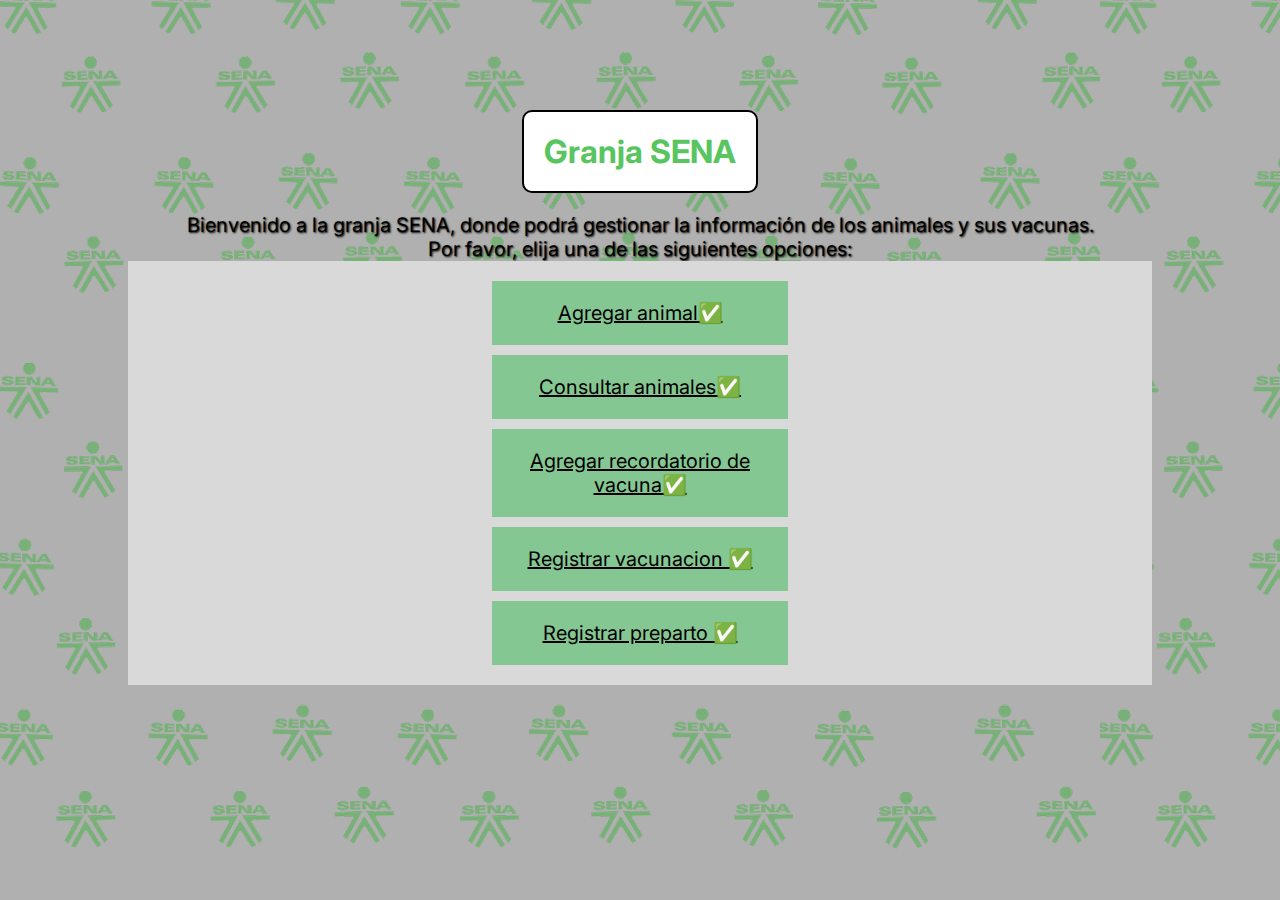
<file: index.html>
<!DOCTYPE html>
<html lang="en">
<head>
    <meta charset="UTF-8">
    <meta name="viewport" content="width=device-width, initial-scale=1.0">
    <title>Granja SENA</title>
    <link rel="stylesheet" href="css/style.css">
    <link rel="stylesheet" href="css/reset.css">
</head>
<body class="bodyIndex">
    <h1>Granja SENA</h1>
    <p>Bienvenido a la granja SENA, donde podrá gestionar la información de los animales y sus vacunas.</p>
    <p>Por favor, elija una de las siguientes opciones:</p>
    <nav>
        <ul>
            <li><a href="agregarAnimal.php">Agregar animal✅</a></li>
            <li><a href="l_animales.php">Consultar animales✅</a></li>
            <li><a href="agregarRecordatorio.php">Agregar recordatorio de vacuna✅</a></li>
            <li><a href="registrarVacuna.php">Registrar vacunacion ✅</a></li>
            <li><a href="registrarPreparto.php">Registrar preparto ✅</a></li>
        </ul>
    </nav>
    
</body>
</html>
</file>
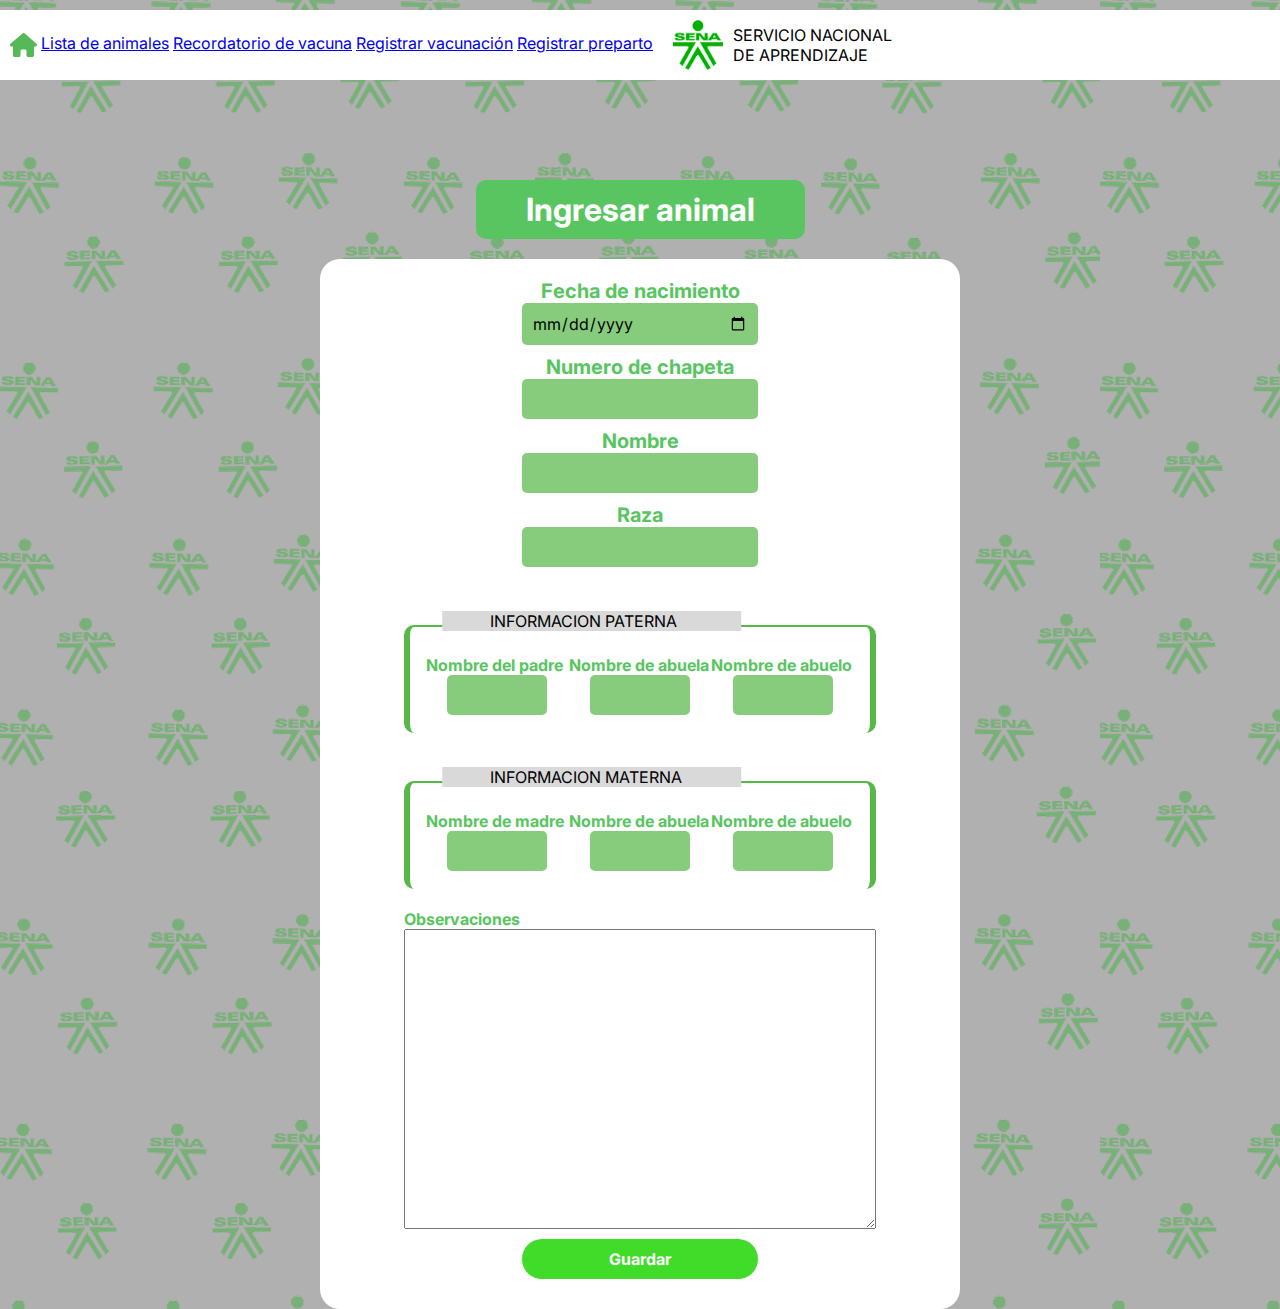
<file: agregarAnimal.html>
<!DOCTYPE html>
<html lang="en">

<head>
    <meta charset="UTF-8">
    <meta name="viewport" content="width=device-width, initial-scale=1.0">
    <link rel="stylesheet" href="css/style.css">
    <link rel="stylesheet" href="css/reset.css">
    <title>Agregar animal</title>
</head>

<body class="bodyAgregarAnimal">
    <header>
        <nav>
            <a href="index.html"><svg xmlns="http://www.w3.org/2000/svg" height="24" width="27"
                    viewBox="0 0 576 512"><!--!Font Awesome Free 6.7.2 by @fontawesome - https://fontawesome.com License - https://fontawesome.com/license/free Copyright 2025 Fonticons, Inc.-->
                    <path fill="#56b857"
                        d="M575.8 255.5c0 18-15 32.1-32 32.1l-32 0 .7 160.2c0 2.7-.2 5.4-.5 8.1l0 16.2c0 22.1-17.9 40-40 40l-16 0c-1.1 0-2.2 0-3.3-.1c-1.4 .1-2.8 .1-4.2 .1L416 512l-24 0c-22.1 0-40-17.9-40-40l0-24 0-64c0-17.7-14.3-32-32-32l-64 0c-17.7 0-32 14.3-32 32l0 64 0 24c0 22.1-17.9 40-40 40l-24 0-31.9 0c-1.5 0-3-.1-4.5-.2c-1.2 .1-2.4 .2-3.6 .2l-16 0c-22.1 0-40-17.9-40-40l0-112c0-.9 0-1.9 .1-2.8l0-69.7-32 0c-18 0-32-14-32-32.1c0-9 3-17 10-24L266.4 8c7-7 15-8 22-8s15 2 21 7L564.8 231.5c8 7 12 15 11 24z" />
                </svg></a>
                <a href="l_animales.php">Lista de animales</a>
                <a href="agregarRecordatorio.html">Recordatorio de vacuna</a>
                <a href="registrarVacuna.html">Registrar vacunación</a>
                <a href="registrarPreparto.html">Registrar preparto</a></nav>
        <img src="img/logo.png" alt="logo sena">
        <p>SERVICIO NACIONAL DE APRENDIZAJE </p>
    </header>
    <h1>Ingresar animal</h1>
    <main>
        <form action="">
            <b><label for="">Fecha de nacimiento</label></b>
            <input type="date" name="fechaNacimiento" id="fechaNacimiento" required>
            <b><label for="">Numero de chapeta</label></b>
            <input type="text" name="numeroChapeta" id="numeroChapeta" required>
            <b><label for="">Nombre</label></b>
            <input type="text" name="nombre" id="nombre" required>
            <b><label for="">Raza</label></b>
            <input type="text" name="raza" id="raza" required>
            <!-- <b><label for="">Sexo</label></b>  
            <select name="sexo" id="sexo" required>
                <option value="Macho">Macho</option>
                <option value="Hembra">Hembra</option>
            </select>
            <b><label for="">Especie</label></b>
            <select name="especie" id="especie" required>
                <option value="Bovino">Bovino</option>
                <option value="Porcino">Porcino</option>
                <option value="Ovinos">Ovinos</option>
                <option value="Aves">Aves</option>
                 Vacas (ganado bovino o vacuno)
                     Aves (ganado aviar)
                     Cerdos (ganado porcino)
                     Ovejas (ganado ovino)
            </select> -->

            <div class="contenedor">
                <div class="titulo-borde">INFORMACION PATERNA</div>
                <div>
                    <div><label for="">Nombre del padre</label><input type="text"></div>
                    <div><label for="">Nombre de abuela</label><input type="text"></div>
                    <div><label for="">Nombre de abuelo</label><input type="text"></div>
                </div>
            </div>
            <div class="contenedor">
                <div class="titulo-borde">INFORMACION MATERNA</div>
                <div>
                    <div><label for="">Nombre de madre</label><input type="text"></div>
                    <div><label for="">Nombre de abuela</label><input type="text"></div>
                    <div><label for="">Nombre de abuelo</label><input type="text"></div>
                </div>
            </div>

            <label for="">Observaciones</label>
            <textarea name="Observaciones" id="Observaciones">

            </textarea>

            <input type="submit" value="Guardar">
        </form>

    </main>
</body>

</html>
</file>
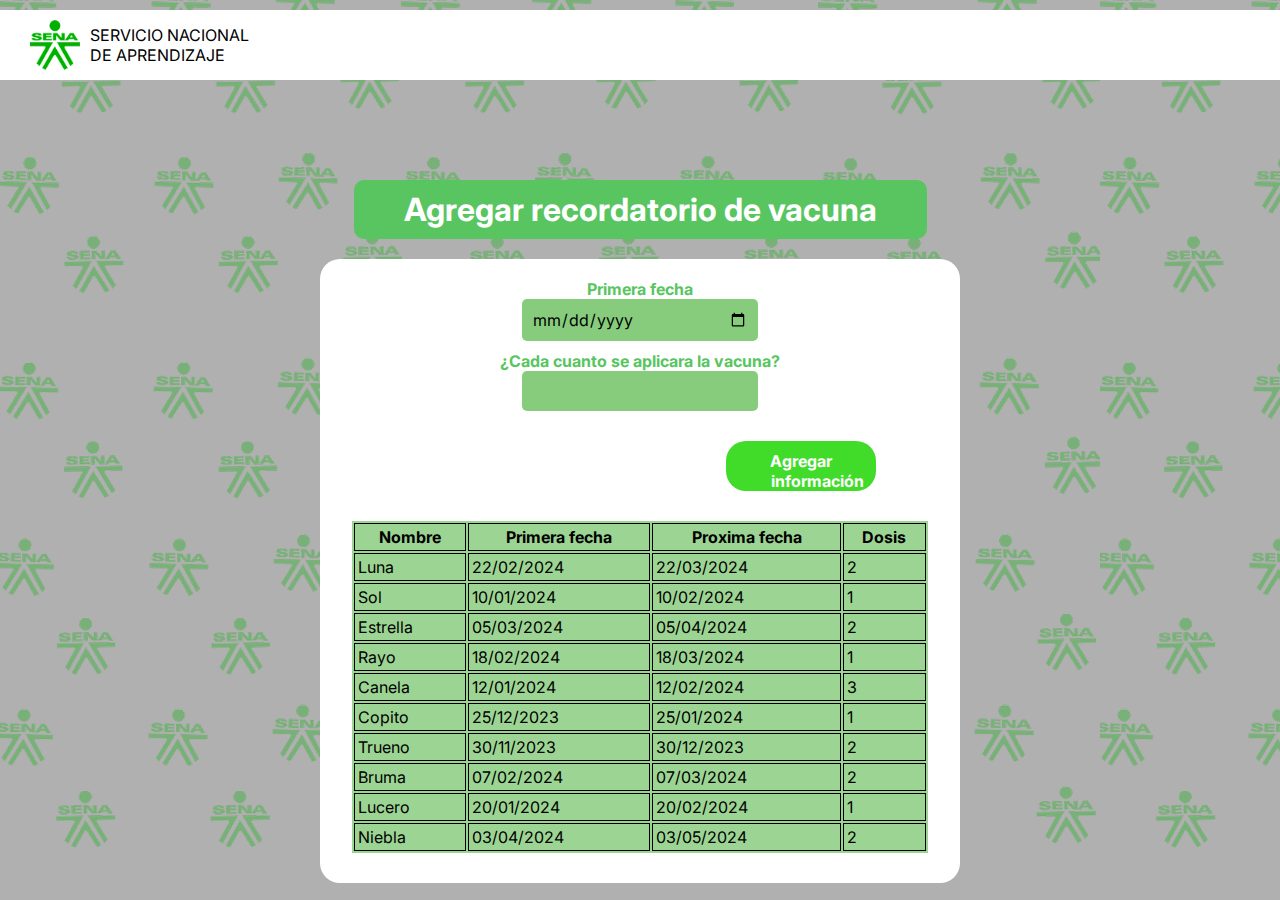
<file: agregarRecordatorio.html>
<!DOCTYPE html>
<html lang="en">
<head>
    <meta charset="UTF-8">
    <meta name="viewport" content="width=device-width, initial-scale=1.0">
    <title>Agregar recordatorio de vacuna</title>
    <link rel="stylesheet" href="css/style.css">
    <link rel="stylesheet" href="css/reset.css">
</head>
<body class="bodyAgregarRecordatorio">
    <header>
        <img src="img/logo.png" alt="logo sena"> <p>SERVICIO NACIONAL DE APRENDIZAJE </p>
    </header>
    <h1>Agregar recordatorio de vacuna</h1>
    <main>
        <form action="">
            <label for="">Primera fecha</label>
            <input type="date" name="fecha1" id="fecha1" required>
            <label for="">¿Cada cuanto se aplicara la vacuna?</label>
            <input type="text" name="cadaCuanto" id="cadaCuanto" required>
            <input type="submit" value="Agregar
        información" class="btnAgregarRecordatorio">
        </form>
        <table>
            <thead>
                <tr>
                    <th>Nombre</th>
                    <th>Primera fecha</th>
                    <th>Proxima fecha</th>
                    <th>Dosis</th>
                </tr>
            </thead>
            <tbody>
                <tr>
                    <td>Luna</td>
                    <td>22/02/2024</td>
                    <td>22/03/2024</td>
                    <td>2</td>

                </tr>
                <tr>
                    <td>Sol</td>
                    <td>10/01/2024</td>
                    <td>10/02/2024</td>
                    <td>1</td>
                  </tr>
                  <tr>
                    <td>Estrella</td>
                    <td>05/03/2024</td>
                    <td>05/04/2024</td>
                    <td>2</td>
                  </tr>
                  <tr>
                    <td>Rayo</td>
                    <td>18/02/2024</td>
                    <td>18/03/2024</td>
                    <td>1</td>
                  </tr>
                  <tr>
                    <td>Canela</td>
                    <td>12/01/2024</td>
                    <td>12/02/2024</td>
                    <td>3</td>
                  </tr>
                  <tr>
                    <td>Copito</td>
                    <td>25/12/2023</td>
                    <td>25/01/2024</td>
                    <td>1</td>
                  </tr>
                  <tr>
                    <td>Trueno</td>
                    <td>30/11/2023</td>
                    <td>30/12/2023</td>
                    <td>2</td>
                  </tr>
                  <tr>
                    <td>Bruma</td>
                    <td>07/02/2024</td>
                    <td>07/03/2024</td>
                    <td>2</td>
                  </tr>
                  <tr>
                    <td>Lucero</td>
                    <td>20/01/2024</td>
                    <td>20/02/2024</td>
                    <td>1</td>
                  </tr>
                  <tr>
                    <td>Niebla</td>
                    <td>03/04/2024</td>
                    <td>03/05/2024</td>
                    <td>2</td>
                  </tr>
                  
            </tbody>
        </table>
    </main>
</body>
</html>
</file>
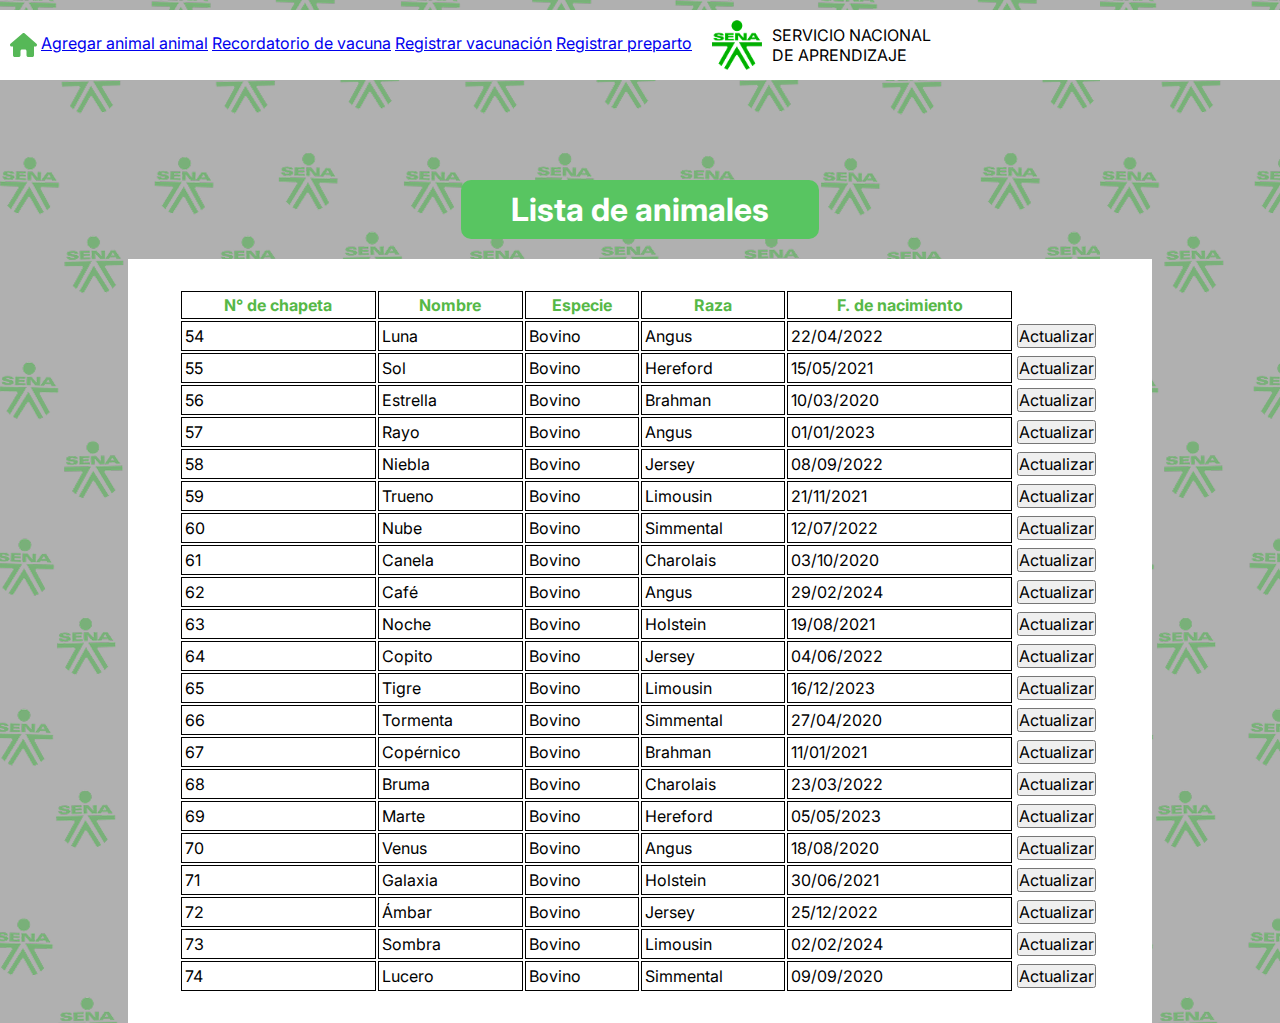
<file: consultarAnimal.html>
<!DOCTYPE html>
<html lang="en">
<head>
    <meta charset="UTF-8">
    <meta name="viewport" content="width=device-width, initial-scale=1.0">
    <link rel="stylesheet" href="css/style.css">
    <link rel="stylesheet" href="css/reset.css">
    <title>Animales</title>
</head>
<body class="bodyConsultarAnimal">
    <header>
      <nav>
        <a href="index.html"><svg xmlns="http://www.w3.org/2000/svg" height="24" width="27"
          viewBox="0 0 576 512"><!--!Font Awesome Free 6.7.2 by @fontawesome - https://fontawesome.com License - https://fontawesome.com/license/free Copyright 2025 Fonticons, Inc.-->
          <path fill="#56b857"
              d="M575.8 255.5c0 18-15 32.1-32 32.1l-32 0 .7 160.2c0 2.7-.2 5.4-.5 8.1l0 16.2c0 22.1-17.9 40-40 40l-16 0c-1.1 0-2.2 0-3.3-.1c-1.4 .1-2.8 .1-4.2 .1L416 512l-24 0c-22.1 0-40-17.9-40-40l0-24 0-64c0-17.7-14.3-32-32-32l-64 0c-17.7 0-32 14.3-32 32l0 64 0 24c0 22.1-17.9 40-40 40l-24 0-31.9 0c-1.5 0-3-.1-4.5-.2c-1.2 .1-2.4 .2-3.6 .2l-16 0c-22.1 0-40-17.9-40-40l0-112c0-.9 0-1.9 .1-2.8l0-69.7-32 0c-18 0-32-14-32-32.1c0-9 3-17 10-24L266.4 8c7-7 15-8 22-8s15 2 21 7L564.8 231.5c8 7 12 15 11 24z" />
      </svg></a>
      <a href="agregarAnimal.html">Agregar animal animal</a>
      <a href="agregarRecordatorio.html">Recordatorio de vacuna</a>
      <a href="registrarVacuna.html">Registrar vacunación</a>
      <a href="registrarPreparto.html">Registrar preparto</a>
      </nav>
        <img src="img/logo.png" alt="logo sena"> <p>SERVICIO NACIONAL DE APRENDIZAJE </p>
    </header>
    <h1>Lista de animales</h1>
    <main>
        <table>
            <thead>
              <tr>
                <th>N° de chapeta</th>
                <th>Nombre</th>
                <th>Especie</th>
                <th>Raza</th>
                <th>F. de nacimiento</th>
              </tr>
            </thead>
            <tbody>
             <tr>
                <td>54</td>
                <td>Luna</td>
                <td>Bovino</td>
                <td>Angus</td>
                <td>22/04/2022</td>
                <td style="width: 20px; border: none;">
                    <button type="submit">Actualizar</button>
                </td>
             </tr>
             <tr>
                <td>55</td>
                <td>Sol</td>
                <td>Bovino</td>
                <td>Hereford</td>
                <td>15/05/2021</td>
                <td style="width: 20px; border: none;">
                    <button type="submit">Actualizar</button>
                </td>
              </tr>
              <tr>
                <td>56</td>
                <td>Estrella</td>
                <td>Bovino</td>
                <td>Brahman</td>
                <td>10/03/2020</td>
                <td style="width: 20px; border: none;">
                    <button type="submit">Actualizar</button>
                </td>
              </tr>
              <tr>
                <td>57</td>
                <td>Rayo</td>
                <td>Bovino</td>
                <td>Angus</td>
                <td>01/01/2023</td>
                <td style="width: 20px; border: none;">
                    <button type="submit">Actualizar</button>
                </td>
              </tr>
              <tr>
                <td>58</td>
                <td>Niebla</td>
                <td>Bovino</td>
                <td>Jersey</td>
                <td>08/09/2022</td>
                <td style="width: 20px; border: none;">
                    <button type="submit">Actualizar</button>
                </td>
              </tr>
              <tr>
                <td>59</td>
                <td>Trueno</td>
                <td>Bovino</td>
                <td>Limousin</td>
                <td>21/11/2021</td>
                <td style="width: 20px; border: none;">
                    <button type="submit">Actualizar</button>
                </td>
              </tr>
              <tr>
                <td>60</td>
                <td>Nube</td>
                <td>Bovino</td>
                <td>Simmental</td>
                <td>12/07/2022</td>
                <td style="width: 20px; border: none;">
                    <button type="submit">Actualizar</button>
                </td>
              </tr>
              <tr>
                <td>61</td>
                <td>Canela</td>
                <td>Bovino</td>
                <td>Charolais</td>
                <td>03/10/2020</td>
                <td style="width: 20px; border: none;">
                    <button type="submit">Actualizar</button>
                </td>
              </tr>
              <tr>
                <td>62</td>
                <td>Café</td>
                <td>Bovino</td>
                <td>Angus</td>
                <td>29/02/2024</td>
                <td style="width: 20px; border: none;">
                    <button type="submit">Actualizar</button>
                </td>
              </tr>
              <tr>
                <td>63</td>
                <td>Noche</td>
                <td>Bovino</td>
                <td>Holstein</td>
                <td>19/08/2021</td>
                <td style="width: 20px; border: none;">
                    <button type="submit">Actualizar</button>
                </td>
              </tr>
              <tr>
                <td>64</td>
                <td>Copito</td>
                <td>Bovino</td>
                <td>Jersey</td>
                <td>04/06/2022</td>
                <td style="width: 20px; border: none;">
                    <button type="submit">Actualizar</button>
                </td>
              </tr>
              <tr>
                <td>65</td>
                <td>Tigre</td>
                <td>Bovino</td>
                <td>Limousin</td>
                <td>16/12/2023</td>
                <td style="width: 20px; border: none;">
                    <button type="submit">Actualizar</button>
                </td>
              </tr>
              <tr>
                <td>66</td>
                <td>Tormenta</td>
                <td>Bovino</td>
                <td>Simmental</td>
                <td>27/04/2020</td>
                <td style="width: 20px; border: none;">
                    <button type="submit">Actualizar</button>
                </td>
              </tr>
              <tr>
                <td>67</td>
                <td>Copérnico</td>
                <td>Bovino</td>
                <td>Brahman</td>
                <td>11/01/2021</td>
                <td style="width: 20px; border: none;">
                    <button type="submit">Actualizar</button>
                </td>
              </tr>
              <tr>
                <td>68</td>
                <td>Bruma</td>
                <td>Bovino</td>
                <td>Charolais</td>
                <td>23/03/2022</td>
                <td style="width: 20px; border: none;">
                    <button type="submit">Actualizar</button>
                </td>
              </tr>
              <tr>
                <td>69</td>
                <td>Marte</td>
                <td>Bovino</td>
                <td>Hereford</td>
                <td>05/05/2023</td>
                <td style="width: 20px; border: none;">
                    <button type="submit">Actualizar</button>
                </td>
              </tr>
              <tr>
                <td>70</td>
                <td>Venus</td>
                <td>Bovino</td>
                <td>Angus</td>
                <td>18/08/2020</td>
                <td style="width: 20px; border: none;">
                    <button type="submit">Actualizar</button>
                </td>
              </tr>
              <tr>
                <td>71</td>
                <td>Galaxia</td>
                <td>Bovino</td>
                <td>Holstein</td>
                <td>30/06/2021</td>
                <td style="width: 20px; border: none;">
                    <button type="submit">Actualizar</button>
                </td>
              </tr>
              <tr>
                <td>72</td>
                <td>Ámbar</td>
                <td>Bovino</td>
                <td>Jersey</td>
                <td>25/12/2022</td>
                <td style="width: 20px; border: none;">
                    <button type="submit">Actualizar</button>
                </td>
              </tr>
              <tr>
                <td>73</td>
                <td>Sombra</td>
                <td>Bovino</td>
                <td>Limousin</td>
                <td>02/02/2024</td>
                <td style="width: 20px; border: none;">
                    <button type="submit">Actualizar</button>
                </td>
              </tr>
              <tr>
                <td>74</td>
                <td>Lucero</td>
                <td>Bovino</td>
                <td>Simmental</td>
                <td>09/09/2020</td>
                <td style="width: 20px; border: none;">
                    <button type="submit">Actualizar</button>
                </td>
              </tr>
              
            
            </tbody>
          </table>
    </main>
    
</body>
</html>
</file>
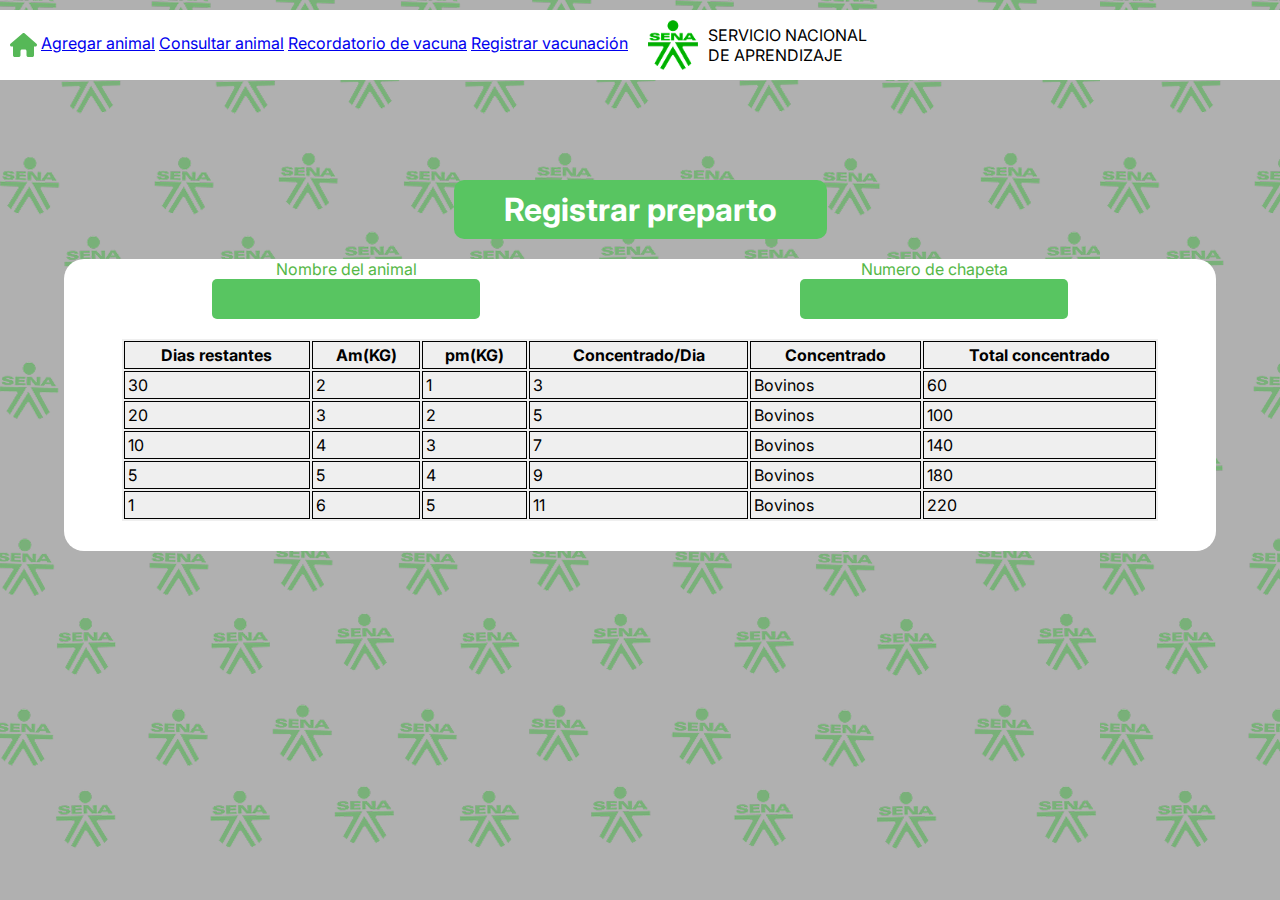
<file: registrarPreparto.html>
<!DOCTYPE html>
<html lang="en">

<head>
    <meta charset="UTF-8">
    <meta name="viewport" content="width=device-width, initial-scale=1.0">
    <title>Registrar preparto</title>
    <link rel="stylesheet" href="css/style.css">
    <link rel="stylesheet" href="css/reset.css">
</head>

<body class="bodyRegistrarPreparto">
    <header>
        <nav>
            <a href="index.html"><svg xmlns="http://www.w3.org/2000/svg" height="24" width="27"
                viewBox="0 0 576 512"><!--!Font Awesome Free 6.7.2 by @fontawesome - https://fontawesome.com License - https://fontawesome.com/license/free Copyright 2025 Fonticons, Inc.-->
                <path fill="#56b857"
                    d="M575.8 255.5c0 18-15 32.1-32 32.1l-32 0 .7 160.2c0 2.7-.2 5.4-.5 8.1l0 16.2c0 22.1-17.9 40-40 40l-16 0c-1.1 0-2.2 0-3.3-.1c-1.4 .1-2.8 .1-4.2 .1L416 512l-24 0c-22.1 0-40-17.9-40-40l0-24 0-64c0-17.7-14.3-32-32-32l-64 0c-17.7 0-32 14.3-32 32l0 64 0 24c0 22.1-17.9 40-40 40l-24 0-31.9 0c-1.5 0-3-.1-4.5-.2c-1.2 .1-2.4 .2-3.6 .2l-16 0c-22.1 0-40-17.9-40-40l0-112c0-.9 0-1.9 .1-2.8l0-69.7-32 0c-18 0-32-14-32-32.1c0-9 3-17 10-24L266.4 8c7-7 15-8 22-8s15 2 21 7L564.8 231.5c8 7 12 15 11 24z" />
            </svg></a>
            <a href="agregarAnimal.html">Agregar animal</a>
            <a href="consultarAnimal.html">Consultar animal</a>
            <a href="agregarRecordatorio.html">Recordatorio de vacuna</a>
            <a href="registrarVacuna.html">Registrar vacunación</a>
        </nav>
        <img src="img/logo.png" alt="Logo">
        <p>SERVICIO NACIONAL DE APRENDIZAJE</p>
    </header>
    <h1>Registrar preparto</h1>

    <main>
        <form action="">

            <label for="nombreAnimal">Nombre del animal
                <input type="text" name="nombreAnimal" id="nombreAnimal" required></label>
            <label for="numeroChapeta">Numero de chapeta
                <input type="text" name="numeroChapeta" id="numeroChapeta" required></label>

        </form>

        <table>
            <thead>
                <tr>
                    <th>Dias restantes</th>
                    <th>Am(KG)</th>
                    <th>pm(KG)</th>
                    <th>Concentrado/Dia</th>
                    <th>Concentrado</th>
                    <th>Total concentrado</th>
                </tr>
            </thead>
            <tbody>
                <tr>
                    <td>30</td>
                    <td>2</td>
                    <td>1</td>
                    <td>3</td>
                    <td>Bovinos</td>
                    <td>60</td>
                </tr>
                <tr>
                    <td>20</td>
                    <td>3</td>
                    <td>2</td>
                    <td>5</td>
                    <td>Bovinos</td>
                    <td>100</td>
                </tr>
                <tr>
                    <td>10</td>
                    <td>4</td>
                    <td>3</td>
                    <td>7</td>
                    <td>Bovinos</td>
                    <td>140</td>
                </tr>
                <tr>
                    <td>5</td>
                    <td>5</td>
                    <td>4</td>
                    <td>9</td>
                    <td>Bovinos</td>
                    <td>180</td>    
                </tr>
                <tr>
                    <td>1</td>
                    <td>6</td>
                    <td>5</td>
                    <td>11</td>
                    <td>Bovinos</td>
                    <td>220</td>
                </tr>
            </tbody>
        </table>
    </main>
</body>

</html>
</file>
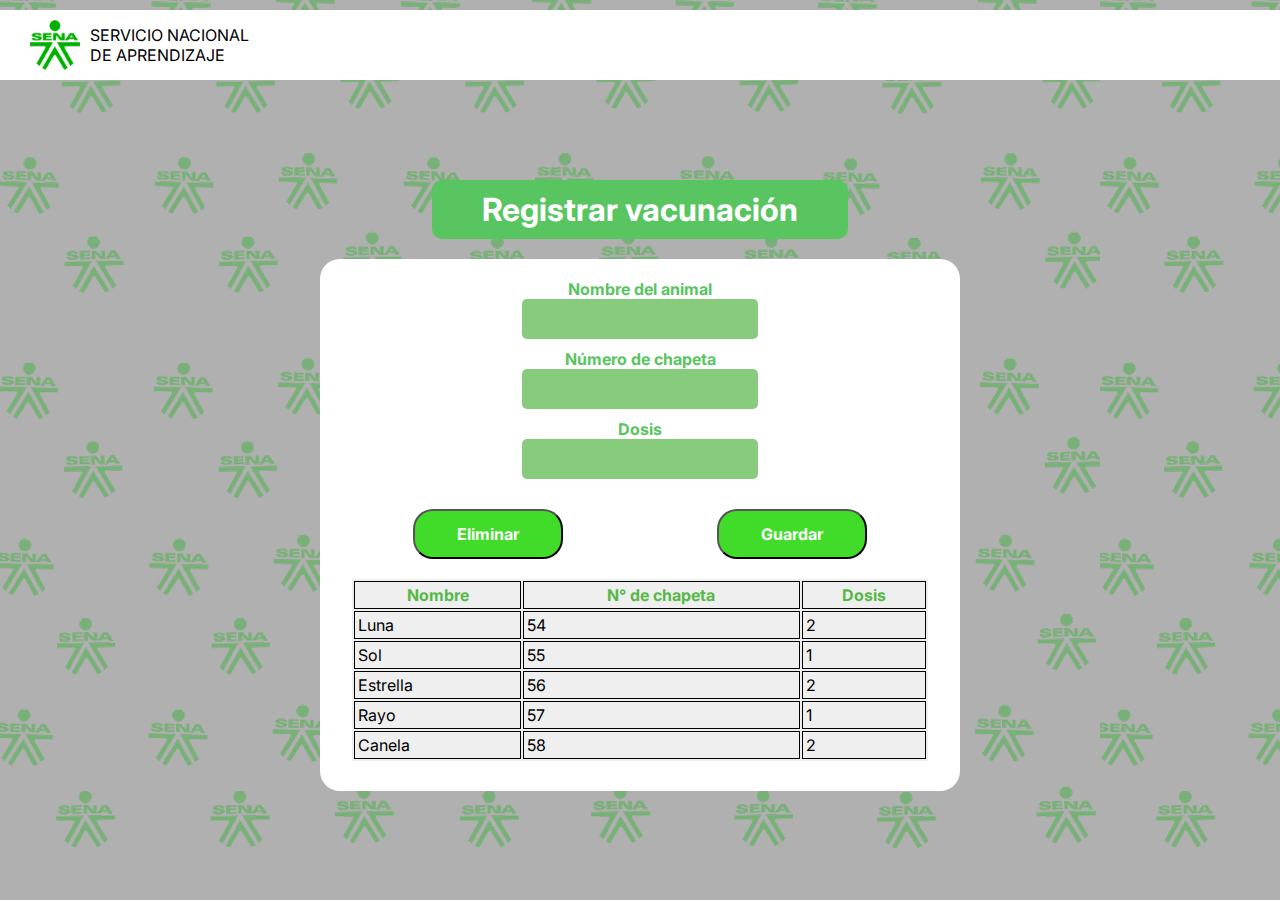
<file: registrarVacuna.html>
<!DOCTYPE html>
<html lang="en">
<head>
    <meta charset="UTF-8">
    <meta name="viewport" content="width=device-width, initial-scale=1.0">
    <title>Registrar vacunación</title>
    <link rel="stylesheet" href="css/style.css">
    <link rel="stylesheet" href="css/reset.css">
</head>
<body class="bodyRegistrarVacuna">
    <header>
        <img src="img/logo.png" alt="logo sena"> <p>SERVICIO NACIONAL DE APRENDIZAJE </p>
    </header>
    <h1>Registrar vacunación</h1>
    <main>
        <form action="">
            <label for="">Nombre del animal</label>
            <input type="text" name="nombreAnimal" id="nombreAnimal" required>
            <label for="">Número de chapeta</label>
            <input type="text" name="numeroChapeta" id="numeroChapeta" required>
            <label for="">Dosis</label>
            <input type="text" name="dosis" id="dosis" required>
            <div>
                <button>Eliminar</button>
                <button>Guardar</button>
            </div>
        </form>

        <table>
            <thead>
                <tr>
                    <th>Nombre</th>
                    <th>N° de chapeta</th>
                    <th>Dosis</th>
                </tr>
            </thead>
            <tbody>
                <tr>
                    <td>Luna</td>
                    <td>54</td>
                    <td>2</td>
                </tr>
                <tr>
                    <td>Sol</td>
                    <td>55</td>
                    <td>1</td>
                </tr>
                <tr>
                    <td>Estrella</td>
                    <td>56</td>
                    <td>2</td>
                </tr>
                <tr>
                    <td>Rayo</td>
                    <td>57</td>
                    <td>1</td>
                </tr>
                <tr>
                    <td>Canela</td>
                    <td>58</td>
                    <td>2</td>
                </tr>

            </tbody>
        </table>
    </main>
</body>
</html>
</file>
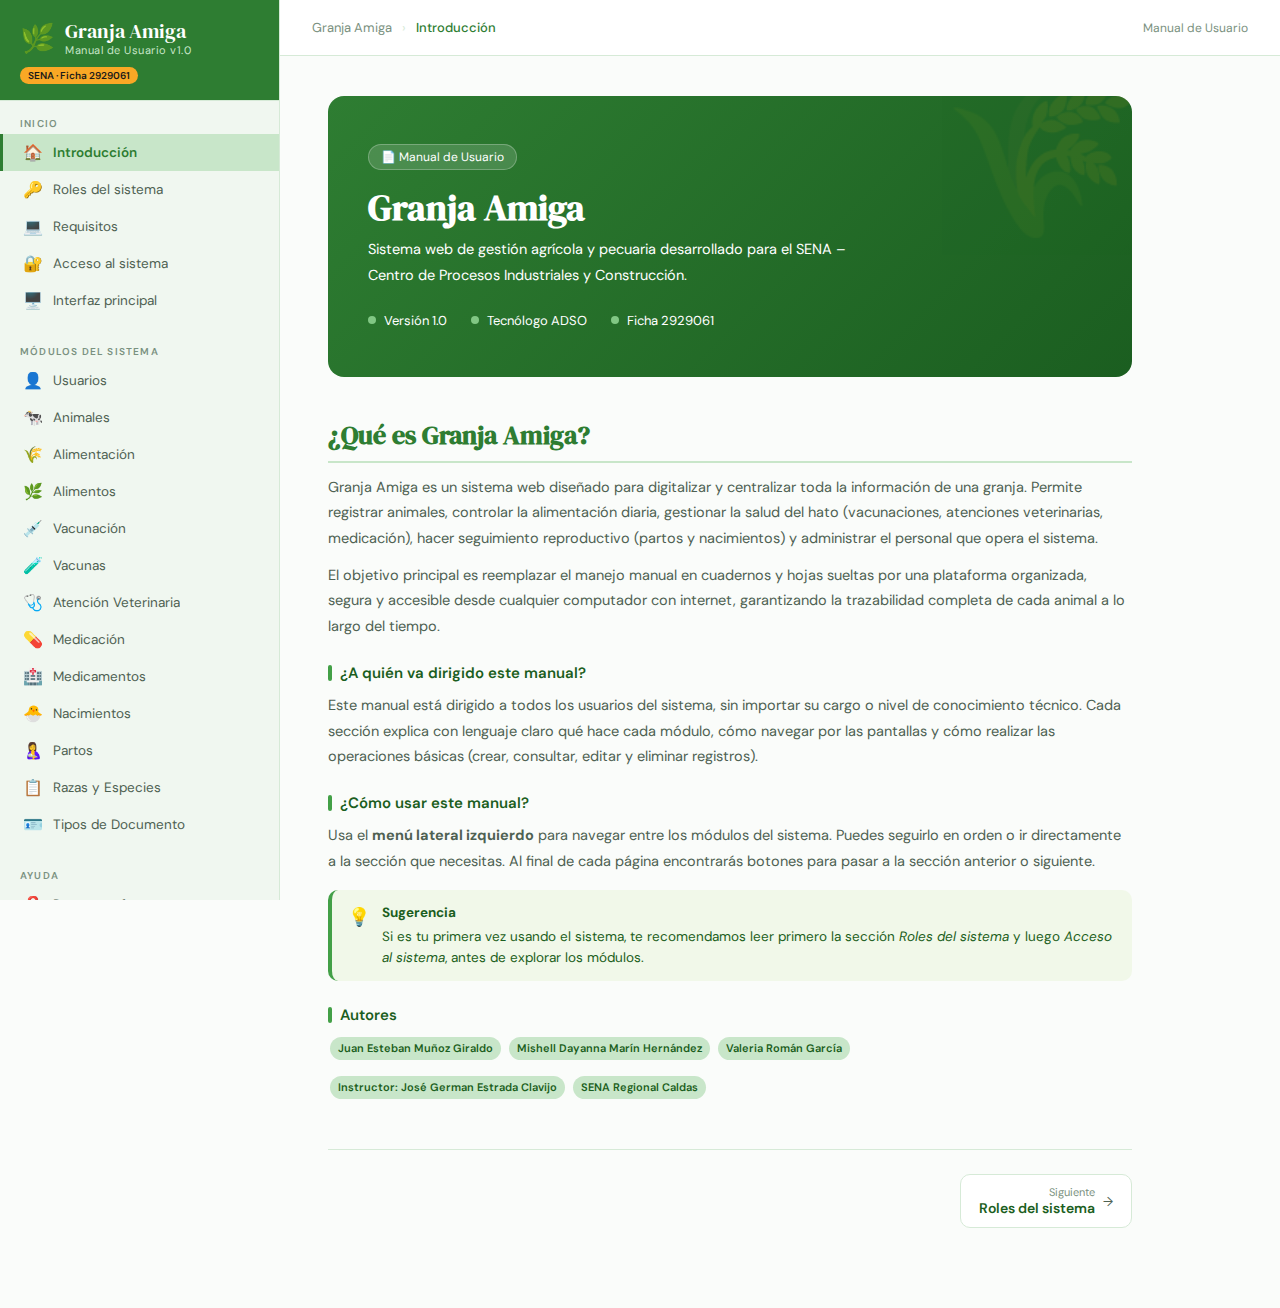
<file: integracion_manual_usuario/Manual_Usuario.html>
<!DOCTYPE html>
<html lang="es">
<head>
<meta charset="UTF-8">
<meta name="viewport" content="width=device-width, initial-scale=1.0">
<title>Manual de Usuario – Granja Amiga SENA</title>
<link href="https://fonts.googleapis.com/css2?family=DM+Serif+Display&family=DM+Sans:wght@300;400;500;600&display=swap" rel="stylesheet">
<style>
:root{
  --green-900:#1B5E20;--green-700:#2E7D32;--green-500:#43A047;--green-300:#81C784;
  --green-100:#C8E6C9;--green-50:#F1F8E9;
  --accent:#F9A825;
  --text:#1C2B1E;--text-muted:#4E6152;--text-light:#7A9180;
  --bg:#FAFCFA;--sidebar-bg:#F0F7F0;--border:#D6EAD7;
  --radius:10px;--sidebar-w:280px;--header-h:56px;
}
*{margin:0;padding:0;box-sizing:border-box}
html{scroll-behavior:smooth}
body{font-family:'DM Sans',sans-serif;background:var(--bg);color:var(--text);display:flex;min-height:100vh}

#sidebar{width:var(--sidebar-w);min-width:var(--sidebar-w);background:var(--sidebar-bg);border-right:1px solid var(--border);height:100vh;position:fixed;top:0;left:0;overflow-y:auto;display:flex;flex-direction:column;z-index:100;transition:transform .3s ease}
#sidebar::-webkit-scrollbar{width:4px}
#sidebar::-webkit-scrollbar-thumb{background:var(--green-300);border-radius:4px}
.sidebar-header{padding:20px 20px 16px;border-bottom:1px solid var(--border);background:var(--green-700)}
.sidebar-logo{display:flex;align-items:center;gap:10px;margin-bottom:4px}
.sidebar-logo .icon{font-size:28px}
.sidebar-logo .brand{font-family:'DM Serif Display',serif;font-size:20px;color:#fff;line-height:1.1}
.sidebar-logo .brand span{display:block;font-family:'DM Sans',sans-serif;font-size:11px;color:var(--green-100);font-weight:400;letter-spacing:.5px;margin-top:2px}
.sidebar-badge{display:inline-block;background:var(--accent);color:#1a1a1a;font-size:10px;font-weight:600;padding:2px 8px;border-radius:20px;margin-top:6px}
.nav-section{padding:10px 0}
.nav-section-title{font-size:10px;font-weight:600;letter-spacing:1.2px;color:var(--text-light);text-transform:uppercase;padding:6px 20px 4px}
.nav-item{display:flex;align-items:center;gap:10px;padding:8px 20px;cursor:pointer;font-size:13.5px;color:var(--text-muted);font-weight:400;border-left:3px solid transparent;transition:all .15s ease;text-decoration:none}
.nav-item:hover{background:var(--green-100);color:var(--green-700);border-left-color:var(--green-300)}
.nav-item.active{background:var(--green-100);color:var(--green-700);border-left-color:var(--green-700);font-weight:600}
.nav-item .ni{font-size:16px;min-width:20px;text-align:center}

#main{margin-left:var(--sidebar-w);flex:1;display:flex;flex-direction:column;min-height:100vh}
#topbar{height:var(--header-h);background:#fff;border-bottom:1px solid var(--border);display:flex;align-items:center;justify-content:space-between;padding:0 32px;position:sticky;top:0;z-index:50}
.topbar-breadcrumb{font-size:13px;color:var(--text-light);display:flex;align-items:center;gap:6px}
.topbar-breadcrumb .current{color:var(--green-700);font-weight:500}
#menu-toggle{display:none;background:none;border:none;font-size:22px;cursor:pointer;color:var(--text)}

#content{padding:40px 48px 80px;max-width:900px}
.page{display:none}
.page.active{display:block}

.hero{background:linear-gradient(135deg,var(--green-700) 0%,var(--green-900) 100%);border-radius:16px;padding:48px 40px;margin-bottom:40px;position:relative;overflow:hidden}
.hero::before{content:'🌾';font-size:160px;position:absolute;right:-10px;top:-20px;opacity:.08;line-height:1}
.hero-badge{display:inline-flex;align-items:center;gap:6px;background:rgba(255,255,255,.15);border:1px solid rgba(255,255,255,.25);border-radius:20px;padding:4px 12px;font-size:12px;color:#fff;margin-bottom:16px}
.hero h1{font-family:'DM Serif Display',serif;font-size:36px;color:#fff;margin-bottom:8px;line-height:1.2}
.hero p{font-size:15px;max-width:520px;line-height:1.6;margin-bottom:0;color:#ffffff !important}
.hero-meta{display:flex;gap:24px;margin-top:24px;flex-wrap:wrap}
.hero-meta-item{display:flex;align-items:center;gap:8px;color:#ffffff !important;font-size:13px}
.hero-meta-item .dot{width:8px;height:8px;border-radius:50%;background:var(--green-300)}

.page h2{font-family:'DM Serif Display',serif;font-size:26px;color:var(--green-700);margin:36px 0 12px;padding-bottom:8px;border-bottom:2px solid var(--green-100)}
.page h3{font-size:15px;font-weight:600;color:var(--green-900);margin:24px 0 10px;display:flex;align-items:center;gap:8px}
.page h3::before{content:'';display:inline-block;width:4px;height:16px;background:var(--green-500);border-radius:2px}
.page p{font-size:14.5px;line-height:1.75;color:var(--text-muted);margin-bottom:12px}

/* ── PHOTO BOX MEJORADO: soporta carga de imágenes ── */
.photo-box{border:2px dashed var(--green-300);border-radius:var(--radius);background:var(--green-50);padding:0;margin:16px 0 24px;overflow:hidden;position:relative;cursor:pointer;transition:border-color .2s,background .2s}
.photo-box:hover{border-color:var(--green-500);background:var(--green-100)}
.photo-box input[type=file]{position:absolute;inset:0;opacity:0;cursor:pointer;width:100%;height:100%;z-index:2}
.photo-placeholder{padding:28px 20px;text-align:center;pointer-events:none}
.photo-box .ph-icon{font-size:28px;margin-bottom:6px;display:block;opacity:.55}
.photo-box .ph-label{font-size:13px;font-weight:600;color:var(--green-700);margin-bottom:3px}
.photo-box .ph-hint{font-size:11px;color:var(--text-light)}
.photo-box img.preview{display:block;width:100%;max-height:420px;object-fit:contain;background:#fff}
.photo-box .img-controls{display:flex;align-items:center;justify-content:space-between;padding:8px 14px;background:rgba(0,0,0,.03);border-top:1px solid var(--border);font-size:12px;color:var(--text-light)}
.photo-box .img-remove{background:none;border:none;cursor:pointer;color:#c62828;font-size:12px;font-weight:600;padding:2px 6px;border-radius:4px}
.photo-box .img-remove:hover{background:#ffebee}

.steps{list-style:none;margin:12px 0 20px}
.steps li{display:flex;gap:14px;align-items:flex-start;padding:10px 0;border-bottom:1px solid var(--green-50);font-size:14px;color:var(--text-muted)}
.steps li:last-child{border-bottom:none}
.step-num{min-width:26px;height:26px;border-radius:50%;background:var(--green-700);color:#fff;font-size:12px;font-weight:700;display:flex;align-items:center;justify-content:center;flex-shrink:0;margin-top:1px}

.callout{border-radius:var(--radius);padding:12px 16px;margin:16px 0;display:flex;gap:12px;align-items:flex-start;font-size:13.5px;line-height:1.6}
.callout-note{background:#E3F2FD;border-left:4px solid #1565C0;color:#0D47A1}
.callout-tip{background:var(--green-50);border-left:4px solid var(--green-500);color:var(--green-900)}
.callout-warn{background:#FFF3E0;border-left:4px solid #E65100;color:#BF360C}
.callout-danger{background:#FCE4EC;border-left:4px solid #B71C1C;color:#880E4F}
.callout-icon{font-size:18px;margin-top:1px;flex-shrink:0}
.callout strong{display:block;margin-bottom:2px}

.fields-table{width:100%;border-collapse:collapse;margin:12px 0 24px;font-size:13.5px}
.fields-table th{background:var(--green-700);color:#fff;padding:9px 12px;text-align:left;font-weight:600;font-size:12px}
.fields-table th:first-child{border-radius:8px 0 0 0}
.fields-table th:last-child{border-radius:0 8px 0 0}
.fields-table td{padding:8px 12px;border-bottom:1px solid var(--green-50);color:var(--text-muted)}
.fields-table tr:nth-child(even) td{background:var(--green-50)}
.fields-table tr:hover td{background:var(--green-100)}
.fields-table td:first-child{font-weight:600;color:var(--green-900)}
.req-yes{color:var(--green-700);font-weight:600}
.req-no{color:var(--text-light)}

/* Roles cards */
.roles-grid{display:grid;grid-template-columns:repeat(auto-fill,minmax(200px,1fr));gap:14px;margin:16px 0 24px}
.role-card{background:#fff;border:1px solid var(--border);border-radius:var(--radius);padding:16px 18px;border-top:4px solid var(--green-500)}
.role-card .role-name{font-size:14px;font-weight:700;color:var(--green-900);margin-bottom:8px}
.role-card ul{list-style:none;padding:0}
.role-card ul li{font-size:12.5px;color:var(--text-muted);padding:3px 0;display:flex;gap:6px;align-items:flex-start}
.role-card ul li::before{content:'✓';color:var(--green-500);font-weight:700;flex-shrink:0}

.faq-item{border:1px solid var(--border);border-radius:var(--radius);margin-bottom:10px;overflow:hidden}
.faq-q{padding:14px 18px;font-size:14px;font-weight:600;color:var(--green-900);cursor:pointer;display:flex;justify-content:space-between;align-items:center;background:#fff;user-select:none}
.faq-q:hover{background:var(--green-50)}
.faq-q .arrow{transition:transform .2s;color:var(--green-500);font-size:18px}
.faq-a{display:none;padding:0 18px 14px;font-size:13.5px;color:var(--text-muted);line-height:1.7;background:#fff}
.faq-item.open .faq-a{display:block}
.faq-item.open .arrow{transform:rotate(180deg)}

.gloss-grid{display:grid;grid-template-columns:1fr 1fr;gap:10px;margin-top:16px}
.gloss-item{background:#fff;border:1px solid var(--border);border-radius:var(--radius);padding:14px 16px}
.gloss-term{font-size:13px;font-weight:700;color:var(--green-700);margin-bottom:4px}
.gloss-def{font-size:12.5px;color:var(--text-muted);line-height:1.5}

.page-nav{display:flex;justify-content:space-between;margin-top:48px;padding-top:24px;border-top:1px solid var(--border)}
.pnav-btn{display:flex;align-items:center;gap:8px;padding:10px 18px;border:1px solid var(--border);border-radius:var(--radius);background:#fff;cursor:pointer;font-size:13px;color:var(--text-muted);font-family:'DM Sans',sans-serif;transition:all .15s;text-decoration:none}
.pnav-btn:hover{border-color:var(--green-500);color:var(--green-700);background:var(--green-50)}
.pnav-btn .pnav-label{font-weight:600;color:var(--green-900);font-size:14px}
.pnav-btn.next{flex-direction:row-reverse;text-align:right}

.chip{display:inline-block;background:var(--green-100);color:var(--green-900);font-size:11px;font-weight:600;padding:2px 8px;border-radius:12px;margin:2px}

@media(max-width:768px){
  #sidebar{transform:translateX(-100%)}
  #sidebar.open{transform:translateX(0)}
  #main{margin-left:0}
  #content{padding:24px 20px 60px}
  #menu-toggle{display:block}
  .gloss-grid{grid-template-columns:1fr}
  .roles-grid{grid-template-columns:1fr}
  .hero{padding:32px 24px}
  .hero h1{font-size:26px}
}
</style>
</head>
<body>

<nav id="sidebar">
  <div class="sidebar-header">
    <div class="sidebar-logo">
      <span class="icon">🌿</span>
      <div class="brand">Granja Amiga<span>Manual de Usuario v1.0</span></div>
    </div>
    <span class="sidebar-badge">SENA · Ficha 2929061</span>
  </div>
  <div class="nav-section">
    <div class="nav-section-title">Inicio</div>
    <a class="nav-item active" onclick="showPage('inicio',this)"><span class="ni">🏠</span>Introducción</a>
    <a class="nav-item" onclick="showPage('roles',this)"><span class="ni">🔑</span>Roles del sistema</a>
    <a class="nav-item" onclick="showPage('requisitos',this)"><span class="ni">💻</span>Requisitos</a>
    <a class="nav-item" onclick="showPage('acceso',this)"><span class="ni">🔐</span>Acceso al sistema</a>
    <a class="nav-item" onclick="showPage('interfaz',this)"><span class="ni">🖥️</span>Interfaz principal</a>
  </div>
  <div class="nav-section">
    <div class="nav-section-title">Módulos del sistema</div>
    <a class="nav-item" onclick="showPage('usuarios',this)"><span class="ni">👤</span>Usuarios</a>
    <a class="nav-item" onclick="showPage('animales',this)"><span class="ni">🐄</span>Animales</a>
    <a class="nav-item" onclick="showPage('alimentacion',this)"><span class="ni">🌾</span>Alimentación</a>
    <a class="nav-item" onclick="showPage('alimentos',this)"><span class="ni">🌿</span>Alimentos</a>
    <a class="nav-item" onclick="showPage('vacunacion',this)"><span class="ni">💉</span>Vacunación</a>
    <a class="nav-item" onclick="showPage('vacunas',this)"><span class="ni">🧪</span>Vacunas</a>
    <a class="nav-item" onclick="showPage('atencion',this)"><span class="ni">🩺</span>Atención Veterinaria</a>
    <a class="nav-item" onclick="showPage('medicacion',this)"><span class="ni">💊</span>Medicación</a>
    <a class="nav-item" onclick="showPage('medicamentos',this)"><span class="ni">🏥</span>Medicamentos</a>
    <a class="nav-item" onclick="showPage('nacimientos',this)"><span class="ni">🐣</span>Nacimientos</a>
    <a class="nav-item" onclick="showPage('partos',this)"><span class="ni">🤱</span>Partos</a>
    <a class="nav-item" onclick="showPage('razas',this)"><span class="ni">📋</span>Razas y Especies</a>
    <a class="nav-item" onclick="showPage('documentos',this)"><span class="ni">🪪</span>Tipos de Documento</a>
  </div>
  <div class="nav-section">
    <div class="nav-section-title">Ayuda</div>
    <a class="nav-item" onclick="showPage('faq',this)"><span class="ni">❓</span>Preguntas frecuentes</a>
    <a class="nav-item" onclick="showPage('glosario',this)"><span class="ni">📖</span>Glosario</a>
  </div>
</nav>

<div id="main">
  <header id="topbar">
    <button id="menu-toggle" onclick="toggleSidebar()">☰</button>
    <div class="topbar-breadcrumb">
      <span>Granja Amiga</span><span style="color:var(--border);margin:0 4px">›</span>
      <span class="current" id="breadcrumb-current">Introducción</span>
    </div>
    <div style="font-size:12px;color:var(--text-light)">Manual de Usuario</div>
  </header>

  <div id="content">

    <!-- INICIO -->
    <div class="page active" id="page-inicio">
      <div class="hero">
        <div class="hero-badge">📄 Manual de Usuario</div>
        <h1>Granja Amiga</h1>
        <p>Sistema web de gestión agrícola y pecuaria desarrollado para el SENA – Centro de Procesos Industriales y Construcción.</p>
        <div class="hero-meta">
          <div class="hero-meta-item"><span class="dot"></span>Versión 1.0</div>
          <div class="hero-meta-item"><span class="dot"></span>Tecnólogo ADSO</div>
          <div class="hero-meta-item"><span class="dot"></span>Ficha 2929061</div>
        </div>
      </div>

      <h2>¿Qué es Granja Amiga?</h2>
      <p>Granja Amiga es un sistema web diseñado para digitalizar y centralizar toda la información de una granja. Permite registrar animales, controlar la alimentación diaria, gestionar la salud del hato (vacunaciones, atenciones veterinarias, medicación), hacer seguimiento reproductivo (partos y nacimientos) y administrar el personal que opera el sistema.</p>
      <p>El objetivo principal es reemplazar el manejo manual en cuadernos y hojas sueltas por una plataforma organizada, segura y accesible desde cualquier computador con internet, garantizando la trazabilidad completa de cada animal a lo largo del tiempo.</p>

      <h3>¿A quién va dirigido este manual?</h3>
      <p>Este manual está dirigido a todos los usuarios del sistema, sin importar su cargo o nivel de conocimiento técnico. Cada sección explica con lenguaje claro qué hace cada módulo, cómo navegar por las pantallas y cómo realizar las operaciones básicas (crear, consultar, editar y eliminar registros).</p>

      <h3>¿Cómo usar este manual?</h3>
      <p>Usa el <strong>menú lateral izquierdo</strong> para navegar entre los módulos del sistema. Puedes seguirlo en orden o ir directamente a la sección que necesitas. Al final de cada página encontrarás botones para pasar a la sección anterior o siguiente.</p>

      <div class="callout callout-tip">
        <span class="callout-icon">💡</span>
        <div><strong>Sugerencia</strong> Si es tu primera vez usando el sistema, te recomendamos leer primero la sección <em>Roles del sistema</em> y luego <em>Acceso al sistema</em>, antes de explorar los módulos.</div>
      </div>

      <h3>Autores</h3>
      <p><span class="chip">Juan Esteban Muñoz Giraldo</span> <span class="chip">Mishell Dayanna Marín Hernández</span> <span class="chip">Valeria Román García</span></p>
      <p style="margin-top:8px"><span class="chip">Instructor: José German Estrada Clavijo</span> <span class="chip">SENA Regional Caldas</span></p>

      <div class="page-nav">
        <span></span>
        <a class="pnav-btn next" onclick="showPage('roles',document.querySelector('[onclick*=roles]'))"><span>→</span><div><div style="font-size:11px;color:var(--text-light)">Siguiente</div><div class="pnav-label">Roles del sistema</div></div></a>
      </div>
    </div>

    <!-- ROLES -->
    <div class="page" id="page-roles">
      <h2>🔑 Roles del Sistema</h2>
      <p>Granja Amiga utiliza un sistema de <strong>roles</strong> (también llamados cargos) para controlar qué puede hacer cada usuario dentro de la plataforma. Al ingresar al sistema, cada usuario tiene asignado un rol que determina los módulos que puede ver y las acciones que puede realizar.</p>
      <p>A continuación se describen los roles disponibles y sus permisos principales:</p>

      <div class="roles-grid">
        <div class="role-card">
          <div class="role-name">🛡️ Administrador</div>
          <ul>
            <li>Acceso completo a todos los módulos</li>
            <li>Crear, editar y eliminar usuarios</li>
            <li>Gestionar catálogos y configuración del sistema</li>
            <li>Asignar roles a otros usuarios</li>
            <li>Única cuenta que puede configurar tipos de documento y cargos</li>
          </ul>
        </div>
        <div class="role-card" style="border-top-color:#1565C0">
          <div class="role-name">🩺 Veterinario</div>
          <ul>
            <li>Registrar atenciones veterinarias</li>
            <li>Gestionar vacunaciones y medicaciones</li>
            <li>Registrar y supervisar partos y nacimientos</li>
            <li>Consultar el historial médico de los animales</li>
          </ul>
        </div>
        <div class="role-card" style="border-top-color:#2E7D32">
          <div class="role-name">🎓 Aprendiz</div>
          <ul>
            <li>Acceso limitado a módulos operativos</li>
            <li>Puede registrar eventos bajo supervisión</li>
            <li>Consultar información del sistema</li>
            <li>No puede modificar catálogos ni usuarios</li>
          </ul>
        </div>
        <div class="role-card" style="border-top-color:#E65100">
          <div class="role-name">📦 Gestor de Inventario</div>
          <ul>
            <li>Gestionar catálogos de alimentos y medicamentos</li>
            <li>Registrar y actualizar insumos disponibles</li>
            <li>Consultar el estado del inventario de la granja</li>
          </ul>
        </div>
        <div class="role-card" style="border-top-color:#F9A825">
          <div class="role-name">🏡 Encargado de Granja</div>
          <ul>
            <li>Supervisar las operaciones diarias de la granja</li>
            <li>Registrar eventos de alimentación y estado de animales</li>
            <li>Acceso a los módulos operativos principales</li>
          </ul>
        </div>
        <div class="role-card" style="border-top-color:#78909C">
          <div class="role-name">👁️ Visitante</div>
          <ul>
            <li>Acceso de solo lectura al sistema</li>
            <li>No puede crear, editar ni eliminar registros</li>
            <li>Útil para visitas institucionales o auditores externos</li>
          </ul>
        </div>
      </div>

      <div class="callout callout-note">
        <span class="callout-icon">ℹ️</span>
        <div><strong>¿No ves un módulo?</strong> Si al ingresar al sistema no aparece algún módulo en el menú, es porque tu rol no tiene permiso para acceder a él. Comunícate con el <strong>Administrador</strong> para que revise y ajuste tus permisos si es necesario.</div>
      </div>

      <div class="callout callout-warn">
        <span class="callout-icon">⚠️</span>
        <div><strong>Importante</strong> Solo el Administrador puede crear nuevos roles o modificar los permisos existentes. Cambiar el nombre de un rol afecta a todos los usuarios que lo tienen asignado en ese momento. El rol seleccionado al registrarse puede ser ajustado posteriormente por el Administrador si es necesario.</div>
      </div>

      <div class="page-nav">
        <a class="pnav-btn" onclick="showPage('inicio',document.querySelector('[onclick*=inicio]'))"><span>←</span><div><div style="font-size:11px;color:var(--text-light)">Anterior</div><div class="pnav-label">Introducción</div></div></a>
        <a class="pnav-btn next" onclick="showPage('requisitos',document.querySelector('[onclick*=requisitos]'))"><span>→</span><div><div style="font-size:11px;color:var(--text-light)">Siguiente</div><div class="pnav-label">Requisitos</div></div></a>
      </div>
    </div>

    <!-- REQUISITOS -->
    <div class="page" id="page-requisitos">
      <h2>💻 Requisitos del Sistema</h2>
      <p>Granja Amiga es una aplicación web, lo que significa que <strong>no necesitas instalar ningún programa</strong> en tu computador. Solo debes cumplir con los siguientes requisitos mínimos:</p>
      <ul class="steps">
        <li><span class="step-num">1</span><div><strong>Dispositivo:</strong> Computador de escritorio o portátil. También es compatible con tabletas y teléfonos celulares, aunque la experiencia es mejor en pantallas grandes.</div></li>
        <li><span class="step-num">2</span><div><strong>Conexión a internet:</strong> Necesaria para acceder al sistema en todo momento. No funciona sin conexión.</div></li>
        <li><span class="step-num">3</span><div><strong>Navegador web actualizado:</strong> Se recomienda <strong>Google Chrome</strong> (versión 90 o superior). También son compatibles Mozilla Firefox, Microsoft Edge y Safari.</div></li>
        <li><span class="step-num">4</span><div><strong>Credenciales de acceso:</strong> Número de documento y contraseña. Puedes obtenerlas registrándote directamente en la pantalla de inicio, o recibirlas del Administrador si él crea tu cuenta.</div></li>
      </ul>
      <div class="callout callout-note">
        <span class="callout-icon">ℹ️</span>
        <div><strong>Sin instalación</strong> El sistema funciona directamente desde el navegador. No se requiere instalar Java, Adobe Flash ni ningún complemento adicional.</div>
      </div>
      <div class="callout callout-tip">
        <span class="callout-icon">💡</span>
        <div><strong>Recomendación</strong> Mantén tu navegador actualizado para garantizar el mejor rendimiento y la seguridad de tus datos al usar el sistema.</div>
      </div>
      <div class="page-nav">
        <a class="pnav-btn" onclick="showPage('roles',document.querySelector('[onclick*=roles]'))"><span>←</span><div><div style="font-size:11px;color:var(--text-light)">Anterior</div><div class="pnav-label">Roles del sistema</div></div></a>
        <a class="pnav-btn next" onclick="showPage('acceso',document.querySelector('[onclick*=acceso]'))"><span>→</span><div><div style="font-size:11px;color:var(--text-light)">Siguiente</div><div class="pnav-label">Acceso al sistema</div></div></a>
      </div>
    </div>

    <!-- ACCESO -->
    <div class="page" id="page-acceso">
      <h2>🔐 Acceso al Sistema</h2>
      <p>Para ingresar a Granja Amiga necesitas un número de documento y una contraseña. Puedes obtener estas credenciales de dos formas: <strong>registrándote tú mismo</strong> desde el formulario de registro en la pantalla de inicio, o siendo registrado por el <strong>Administrador</strong> del sistema.</p>

      <h3>Iniciar sesión</h3>
      <ul class="steps">
        <li><span class="step-num">1</span>Abre tu navegador web e ingresa la dirección URL del sistema en la barra de direcciones.</li>
        <li><span class="step-num">2</span>En la pantalla de inicio de sesión, escribe tu <strong>número de documento</strong> en el campo correspondiente.</li>
        <li><span class="step-num">3</span>Escribe tu <strong>contraseña</strong> en el campo de contraseña. Los caracteres aparecerán ocultos por seguridad.</li>
        <li><span class="step-num">4</span>Haz clic en el botón <strong>Ingresar</strong>.</li>
        <li><span class="step-num">5</span>Si los datos son correctos, el sistema te redirigirá automáticamente al panel principal según tu rol.</li>
      </ul>

      <div class="photo-box" id="pb-acceso-login">
        <input type="file" accept="image/*" onchange="loadImage(this,'pb-acceso-login')">
        <div class="photo-placeholder">
          <span class="ph-icon">📷</span>
          <div class="ph-label">Figura 1 – Pantalla de inicio de sesión</div>
          <div class="ph-hint">Haz clic aquí para insertar una captura de pantalla</div>
        </div>
      </div>

      <div class="callout callout-warn">
        <span class="callout-icon">⚠️</span>
        <div><strong>Error al ingresar</strong> Si aparece el mensaje "Documento o contraseña incorrectos", verifica que no haya espacios al inicio o al final de los campos, y que el bloq mayús no esté activado. Si el problema persiste, contacta al Administrador.</div>
      </div>

      <h3>Cerrar sesión</h3>
      <p>Es importante cerrar sesión correctamente al terminar de usar el sistema, especialmente si estás en un equipo compartido.</p>
      <ul class="steps">
        <li><span class="step-num">1</span>Haz clic en tu nombre de usuario o en el ícono de perfil ubicado en la esquina superior derecha de la pantalla.</li>
        <li><span class="step-num">2</span>En el menú desplegable que aparece, selecciona la opción <strong>Cerrar sesión</strong>.</li>
        <li><span class="step-num">3</span>Confirma la acción en el cuadro de diálogo. El sistema te regresará a la pantalla de inicio de sesión.</li>
      </ul>

      <div class="callout callout-danger">
        <span class="callout-icon">🔒</span>
        <div><strong>Seguridad</strong> Nunca compartas tu contraseña con otras personas. Si sospechas que alguien más conoce tu contraseña, solicita al Administrador que la restablezca de inmediato.</div>
      </div>

      <div class="page-nav">
        <a class="pnav-btn" onclick="showPage('requisitos',document.querySelector('[onclick*=requisitos]'))"><span>←</span><div><div style="font-size:11px;color:var(--text-light)">Anterior</div><div class="pnav-label">Requisitos</div></div></a>
        <a class="pnav-btn next" onclick="showPage('interfaz',document.querySelector('[onclick*=interfaz]'))"><span>→</span><div><div style="font-size:11px;color:var(--text-light)">Siguiente</div><div class="pnav-label">Interfaz principal</div></div></a>
      </div>
    </div>

    <!-- INTERFAZ -->
    <div class="page" id="page-interfaz">
      <h2>🖥️ Interfaz Principal</h2>
      <p>Al iniciar sesión correctamente, el sistema muestra el <strong>panel principal</strong>. Desde aquí puedes acceder a todos los módulos disponibles según tu rol. La interfaz está organizada de la siguiente manera:</p>

      <table class="fields-table">
        <tr><th>Elemento</th><th>Ubicación</th><th>Descripción</th></tr>
        <tr><td>Barra de navegación superior</td><td>Parte alta de la pantalla</td><td>Contiene el logo, el menú de módulos, el botón de tema y el perfil de usuario.</td></tr>
        <tr><td>Menú desplegable de módulos</td><td>Barra superior</td><td>Agrupa todos los módulos del sistema por categorías. Haz clic en cada categoría para desplegar las opciones.</td></tr>
        <tr><td>Botón de inicio (🏠)</td><td>Barra superior izquierda</td><td>Te regresa al panel principal desde cualquier módulo en el que te encuentres.</td></tr>
        <tr><td>Cambio de tema (☀️ / 🌙)</td><td>Barra superior derecha</td><td>Alterna entre el modo claro y el modo oscuro de la interfaz, según tu preferencia visual.</td></tr>
        <tr><td>Perfil de usuario</td><td>Esquina superior derecha</td><td>Muestra el nombre del usuario conectado. Al hacer clic aparece la opción de cerrar sesión.</td></tr>
        <tr><td>Área de contenido</td><td>Centro de la pantalla</td><td>Aquí se muestran los listados y formularios de cada módulo cuando los seleccionas.</td></tr>
      </table>

      <div class="photo-box" id="pb-interfaz">
        <input type="file" accept="image/*" onchange="loadImage(this,'pb-interfaz')">
        <div class="photo-placeholder">
          <span class="ph-icon">📷</span>
          <div class="ph-label">Figura 2 – Panel principal del sistema</div>
          <div class="ph-hint">Haz clic aquí para insertar una captura de pantalla</div>
        </div>
      </div>

      <div class="callout callout-tip">
        <span class="callout-icon">💡</span>
        <div><strong>Modo oscuro</strong> Si trabajas en ambientes con poca luz, activa el modo oscuro con el botón ☀️/🌙 de la barra superior. El sistema recordará tu preferencia durante la sesión.</div>
      </div>

      <div class="page-nav">
        <a class="pnav-btn" onclick="showPage('acceso',document.querySelector('[onclick*=acceso]'))"><span>←</span><div><div style="font-size:11px;color:var(--text-light)">Anterior</div><div class="pnav-label">Acceso al sistema</div></div></a>
        <a class="pnav-btn next" onclick="showPage('usuarios',document.querySelector('[onclick*=usuarios]'))"><span>→</span><div><div style="font-size:11px;color:var(--text-light)">Siguiente</div><div class="pnav-label">Usuarios</div></div></a>
      </div>
    </div>

    <!-- USUARIOS -->
    <div class="page" id="page-usuarios">
      <h2>👤 Módulo de Usuarios</h2>
      <p>Este módulo permite gestionar las cuentas de todo el personal que tiene acceso al sistema. Cada usuario cuenta con un nombre, un documento de identidad (que usa como nombre de usuario para iniciar sesión), un correo electrónico, una contraseña y un rol que define sus permisos.</p>
      <div class="callout callout-note">
        <span class="callout-icon">ℹ️</span>
        <div><strong>¿Quién puede crear usuarios?</strong> Existen dos formas de crear una cuenta en el sistema: el <strong>Administrador</strong> puede registrar nuevos usuarios directamente desde este módulo, o cualquier persona puede <strong>registrarse por su cuenta</strong> a través del formulario de registro disponible en la pantalla de inicio de sesión. En ambos casos se asigna un rol que determina los permisos del usuario. La edición y eliminación de cuentas es exclusiva del Administrador.</div>
      </div>

      <h3>Ver el listado de usuarios</h3>
      <p>Selecciona <strong>Usuarios</strong> en el menú superior. Aparecerá una tabla con todos los usuarios registrados, mostrando: Documento, Nombres, Apellidos, Correo y Rol asignado. Puedes usar el buscador o los filtros para encontrar un usuario específico rápidamente.</p>

      <div class="photo-box" id="pb-usuarios-lista">
        <input type="file" accept="image/*" onchange="loadImage(this,'pb-usuarios-lista')">
        <div class="photo-placeholder">
          <span class="ph-icon">📷</span>
          <div class="ph-label">Figura 3 – Listado de usuarios</div>
          <div class="ph-hint">Haz clic aquí para insertar una captura de pantalla</div>
        </div>
      </div>

      <h3>Crear un nuevo usuario (desde el Administrador)</h3>
      <ul class="steps">
        <li><span class="step-num">1</span>Haz clic en el botón <strong>Nuevo</strong> o <strong>+ Agregar</strong> que aparece en la parte superior de la tabla.</li>
        <li><span class="step-num">2</span>Completa todos los campos del formulario. Los marcados con <strong>✔ Sí</strong> son obligatorios.</li>
        <li><span class="step-num">3</span>Asigna el <strong>Rol / Cargo</strong> correspondiente según las funciones del nuevo usuario.</li>
        <li><span class="step-num">4</span>Haz clic en <strong>Guardar</strong>. El usuario quedará registrado y podrá iniciar sesión de inmediato.</li>
      </ul>

      <div class="callout callout-tip">
        <span class="callout-icon">💡</span>
        <div><strong>Autoregistro</strong> Los usuarios también pueden crear su propia cuenta accediendo al formulario de <strong>Registro</strong> en la pantalla de inicio de sesión, sin necesidad de que el Administrador intervenga. Una vez registrados, el Administrador puede ajustar su rol desde este módulo si es necesario.</div>
      </div>

      <table class="fields-table">
        <tr><th>Campo</th><th>Descripción</th><th>Requerido</th></tr>
        <tr><td>Tipo de documento</td><td>Tipo de identificación del usuario (CC, TI, CE, etc.).</td><td class="req-yes">✔ Sí</td></tr>
        <tr><td>Documento</td><td>Número de documento. Es el identificador con el que el usuario inicia sesión.</td><td class="req-yes">✔ Sí</td></tr>
        <tr><td>Nombres</td><td>Nombres completos del usuario.</td><td class="req-yes">✔ Sí</td></tr>
        <tr><td>Apellidos</td><td>Apellidos completos del usuario.</td><td class="req-yes">✔ Sí</td></tr>
        <tr><td>Correo electrónico</td><td>Dirección de correo del usuario. Se usa para notificaciones.</td><td class="req-yes">✔ Sí</td></tr>
        <tr><td>Contraseña</td><td>Clave de acceso al sistema. Debe tener mínimo 6 caracteres.</td><td class="req-yes">✔ Sí</td></tr>
        <tr><td>Rol / Cargo</td><td>Nivel de acceso asignado (Administrador, Veterinario, Alimentador, etc.). Determina qué módulos puede usar.</td><td class="req-yes">✔ Sí</td></tr>
      </table>

      <div class="photo-box" id="pb-usuarios-form">
        <input type="file" accept="image/*" onchange="loadImage(this,'pb-usuarios-form')">
        <div class="photo-placeholder">
          <span class="ph-icon">📷</span>
          <div class="ph-label">Figura 4 – Formulario de creación de usuario</div>
          <div class="ph-hint">Haz clic aquí para insertar una captura de pantalla</div>
        </div>
      </div>

      <h3>Editar un usuario existente</h3>
      <ul class="steps">
        <li><span class="step-num">1</span>Ubica el usuario en el listado usando el buscador si es necesario.</li>
        <li><span class="step-num">2</span>Haz clic en el ícono ✏️ o en el botón <strong>Actualizar</strong> de esa fila.</li>
        <li><span class="step-num">3</span>Modifica los campos que necesites cambiar.</li>
        <li><span class="step-num">4</span>Haz clic en <strong>Guardar Cambios</strong> para confirmar.</li>
      </ul>

      <h3>Eliminar un usuario</h3>
      <ul class="steps">
        <li><span class="step-num">1</span>Ubica el usuario en el listado.</li>
        <li><span class="step-num">2</span>Haz clic en el ícono 🗑️ o en el botón <strong>Eliminar</strong>.</li>
        <li><span class="step-num">3</span>Aparecerá un cuadro de confirmación. Haz clic en <strong>Aceptar</strong> para confirmar la eliminación. Esta acción no se puede deshacer.</li>
      </ul>

      <div class="callout callout-tip">
        <span class="callout-icon">💡</span>
        <div><strong>Cambio de rol</strong> Si necesitas cambiar el rol de un usuario, edita su perfil y modifica el campo Rol / Cargo. El cambio tiene efecto inmediatamente en el próximo inicio de sesión del usuario.</div>
      </div>

      <div class="page-nav">
        <a class="pnav-btn" onclick="showPage('interfaz',document.querySelector('[onclick*=interfaz]'))"><span>←</span><div><div style="font-size:11px;color:var(--text-light)">Anterior</div><div class="pnav-label">Interfaz principal</div></div></a>
        <a class="pnav-btn next" onclick="showPage('animales',document.querySelector('[onclick*=animales]'))"><span>→</span><div><div style="font-size:11px;color:var(--text-light)">Siguiente</div><div class="pnav-label">Animales</div></div></a>
      </div>
    </div>

    <!-- ANIMALES -->
    <div class="page" id="page-animales">
      <h2>🐄 Módulo de Animales</h2>
      <p>Es el módulo central del sistema. Aquí se registran todos los animales de la granja. Cada animal tiene un perfil individual que actúa como punto de conexión con los demás módulos: alimentación, vacunaciones, atenciones veterinarias, medicaciones, partos y nacimientos están vinculados directamente al registro del animal.</p>

      <h3>Ver el listado de animales</h3>
      <p>Selecciona <strong>Animales</strong> en el menú. Verás una tabla con: ID o Código, Nombre, Especie, Raza, Fecha de nacimiento y Estado actual. Puedes filtrar por especie o estado para facilitar la búsqueda.</p>

      <div class="photo-box" id="pb-animales-lista">
        <input type="file" accept="image/*" onchange="loadImage(this,'pb-animales-lista')">
        <div class="photo-placeholder">
          <span class="ph-icon">📷</span>
          <div class="ph-label">Figura 5 – Listado de animales</div>
          <div class="ph-hint">Haz clic aquí para insertar una captura de pantalla</div>
        </div>
      </div>

      <h3>Registrar un nuevo animal</h3>
      <ul class="steps">
        <li><span class="step-num">1</span>Haz clic en el botón <strong>Nuevo</strong> o <strong>+ Agregar</strong>.</li>
        <li><span class="step-num">2</span>Completa el formulario con la información del animal. Asegúrate de que la especie y la raza estén previamente registradas en sus respectivos catálogos.</li>
        <li><span class="step-num">3</span>Haz clic en <strong>Guardar</strong>. El animal quedará disponible en todos los demás módulos.</li>
      </ul>

      <table class="fields-table">
        <tr><th>Campo</th><th>Descripción</th><th>Requerido</th></tr>
        <tr><td>ID / Código</td><td>Identificador único del animal (número de arete o código interno de la granja).</td><td class="req-yes">✔ Sí</td></tr>
        <tr><td>Nombre</td><td>Nombre o apodo del animal para identificarlo fácilmente.</td><td class="req-yes">✔ Sí</td></tr>
        <tr><td>Especie</td><td>Especie a la que pertenece (bovino, porcino, ovino, etc.). Debe existir en el catálogo de Especies.</td><td class="req-yes">✔ Sí</td></tr>
        <tr><td>Raza</td><td>Raza del animal. Debe estar registrada en el catálogo de Razas y corresponder a la especie seleccionada.</td><td class="req-yes">✔ Sí</td></tr>
        <tr><td>Fecha de nacimiento</td><td>Fecha en que nació el animal. Se usa para calcular la edad.</td><td class="req-yes">✔ Sí</td></tr>
        <tr><td>Sexo</td><td>Macho o Hembra. Afecta los módulos de partos y nacimientos.</td><td class="req-yes">✔ Sí</td></tr>
        <tr><td>Peso (kg)</td><td>Peso del animal al momento del registro inicial.</td><td class="req-no">— No</td></tr>
        <tr><td>Estado</td><td>Estado actual del animal: Activo, Vendido, Fallecido, En cuarentena, etc.</td><td class="req-yes">✔ Sí</td></tr>
        <tr><td>Observaciones</td><td>Notas adicionales relevantes sobre el animal (marcas, características especiales, etc.).</td><td class="req-no">— No</td></tr>
      </table>

      <div class="photo-box" id="pb-animales-form">
        <input type="file" accept="image/*" onchange="loadImage(this,'pb-animales-form')">
        <div class="photo-placeholder">
          <span class="ph-icon">📷</span>
          <div class="ph-label">Figura 6 – Formulario de registro de animal</div>
          <div class="ph-hint">Haz clic aquí para insertar una captura de pantalla</div>
        </div>
      </div>

      <h3>Editar o eliminar un animal</h3>
      <p>Usa el botón ✏️ <strong>Actualizar</strong> para modificar la información del animal, o el botón 🗑️ <strong>Eliminar</strong> para borrarlo definitivamente. La eliminación pedirá confirmación y no puede deshacerse.</p>

      <div class="page-nav">
        <a class="pnav-btn" onclick="showPage('usuarios',document.querySelector('[onclick*=usuarios]'))"><span>←</span><div><div style="font-size:11px;color:var(--text-light)">Anterior</div><div class="pnav-label">Usuarios</div></div></a>
        <a class="pnav-btn next" onclick="showPage('alimentacion',document.querySelector('[onclick*=alimentacion]'))"><span>→</span><div><div style="font-size:11px;color:var(--text-light)">Siguiente</div><div class="pnav-label">Alimentación</div></div></a>
      </div>
    </div>

    <!-- ALIMENTACIÓN -->
    <div class="page" id="page-alimentacion">
      <h2>🌾 Módulo de Alimentación</h2>
      <p>Este módulo permite registrar cada evento de alimentación aplicado a un animal. Es decir, cada vez que un alimentador suministra alimento a un animal, ese evento queda documentado con la fecha, el tipo de alimento, la cantidad y el responsable. Esto permite hacer un seguimiento detallado del consumo por animal a lo largo del tiempo.</p>

      <div class="photo-box" id="pb-alim-lista">
        <input type="file" accept="image/*" onchange="loadImage(this,'pb-alim-lista')">
        <div class="photo-placeholder">
          <span class="ph-icon">📷</span>
          <div class="ph-label">Figura 7 – Listado de alimentaciones registradas</div>
          <div class="ph-hint">Haz clic aquí para insertar una captura de pantalla</div>
        </div>
      </div>

      <h3>Registrar un evento de alimentación</h3>
      <ul class="steps">
        <li><span class="step-num">1</span>Selecciona <strong>Alimentación</strong> en el menú y haz clic en <strong>+ Agregar</strong>.</li>
        <li><span class="step-num">2</span>Elige el animal al que se le suministró el alimento.</li>
        <li><span class="step-num">3</span>Completa los demás campos del formulario.</li>
        <li><span class="step-num">4</span>Haz clic en <strong>Guardar</strong>.</li>
      </ul>

      <table class="fields-table">
        <tr><th>Campo</th><th>Descripción</th><th>Requerido</th></tr>
        <tr><td>Animal</td><td>Animal al que se le suministró el alimento. Debe estar registrado en el módulo de Animales.</td><td class="req-yes">✔ Sí</td></tr>
        <tr><td>Alimentador</td><td>Usuario responsable de suministrar el alimento en esa ocasión.</td><td class="req-yes">✔ Sí</td></tr>
        <tr><td>Alimento</td><td>Tipo de alimento suministrado. Se selecciona del catálogo de Alimentos.</td><td class="req-yes">✔ Sí</td></tr>
        <tr><td>Cantidad</td><td>Cantidad suministrada, expresada en kilogramos o en las unidades que correspondan.</td><td class="req-yes">✔ Sí</td></tr>
        <tr><td>Fecha</td><td>Fecha en que se realizó la alimentación.</td><td class="req-yes">✔ Sí</td></tr>
        <tr><td>Observaciones</td><td>Notas adicionales sobre el evento (rechazo del alimento, comportamiento del animal, etc.).</td><td class="req-no">— No</td></tr>
      </table>

      <div class="photo-box" id="pb-alim-form">
        <input type="file" accept="image/*" onchange="loadImage(this,'pb-alim-form')">
        <div class="photo-placeholder">
          <span class="ph-icon">📷</span>
          <div class="ph-label">Figura 8 – Formulario de registro de alimentación</div>
          <div class="ph-hint">Haz clic aquí para insertar una captura de pantalla</div>
        </div>
      </div>

      <div class="page-nav">
        <a class="pnav-btn" onclick="showPage('animales',document.querySelector('[onclick*=animales]'))"><span>←</span><div><div style="font-size:11px;color:var(--text-light)">Anterior</div><div class="pnav-label">Animales</div></div></a>
        <a class="pnav-btn next" onclick="showPage('alimentos',document.querySelector('[onclick*=alimentos]'))"><span>→</span><div><div style="font-size:11px;color:var(--text-light)">Siguiente</div><div class="pnav-label">Alimentos</div></div></a>
      </div>
    </div>

    <!-- ALIMENTOS -->
    <div class="page" id="page-alimentos">
      <h2>🌿 Módulo de Alimentos</h2>
      <p>Este módulo es un <strong>catálogo de referencia</strong> que contiene los tipos de alimento disponibles en la granja. Los alimentos registrados aquí son los que se pueden seleccionar al momento de registrar un evento de alimentación. Antes de registrar alimentaciones, asegúrate de que los alimentos correspondientes ya estén en este catálogo.</p>

      <div class="photo-box" id="pb-alimentos-lista">
        <input type="file" accept="image/*" onchange="loadImage(this,'pb-alimentos-lista')">
        <div class="photo-placeholder">
          <span class="ph-icon">📷</span>
          <div class="ph-label">Figura 9 – Catálogo de alimentos</div>
          <div class="ph-hint">Haz clic aquí para insertar una captura de pantalla</div>
        </div>
      </div>

      <table class="fields-table">
        <tr><th>Campo</th><th>Descripción</th><th>Requerido</th></tr>
        <tr><td>Nombre</td><td>Nombre del alimento (ej: Heno, Concentrado, Pasto kikuyo, Melaza).</td><td class="req-yes">✔ Sí</td></tr>
        <tr><td>Tipo</td><td>Categoría del alimento: forraje, suplemento, concentrado, etc.</td><td class="req-no">— No</td></tr>
        <tr><td>Descripción</td><td>Características nutricionales o cualquier información relevante sobre el alimento.</td><td class="req-no">— No</td></tr>
      </table>

      <div class="callout callout-tip">
        <span class="callout-icon">💡</span>
        <div><strong>Mantén el catálogo actualizado</strong> Si introduces un nuevo tipo de alimento en la granja, regístralo aquí primero para que los alimentadores puedan seleccionarlo al registrar eventos.</div>
      </div>

      <div class="page-nav">
        <a class="pnav-btn" onclick="showPage('alimentacion',document.querySelector('[onclick*=alimentacion]'))"><span>←</span><div><div style="font-size:11px;color:var(--text-light)">Anterior</div><div class="pnav-label">Alimentación</div></div></a>
        <a class="pnav-btn next" onclick="showPage('vacunacion',document.querySelector('[onclick*=vacunacion]'))"><span>→</span><div><div style="font-size:11px;color:var(--text-light)">Siguiente</div><div class="pnav-label">Vacunación</div></div></a>
      </div>
    </div>

    <!-- VACUNACIÓN -->
    <div class="page" id="page-vacunacion">
      <h2>💉 Módulo de Vacunación</h2>
      <p>Registra los eventos de vacunación aplicados a los animales. Cada registro queda vinculado al animal, a la vacuna utilizada, al veterinario responsable y a la fecha de aplicación. También permite anotar la fecha de la próxima dosis para llevar un calendario de vacunación.</p>

      <div class="photo-box" id="pb-vacunacion-lista">
        <input type="file" accept="image/*" onchange="loadImage(this,'pb-vacunacion-lista')">
        <div class="photo-placeholder">
          <span class="ph-icon">📷</span>
          <div class="ph-label">Figura 10 – Listado de vacunaciones</div>
          <div class="ph-hint">Haz clic aquí para insertar una captura de pantalla</div>
        </div>
      </div>

      <table class="fields-table">
        <tr><th>Campo</th><th>Descripción</th><th>Requerido</th></tr>
        <tr><td>Animal</td><td>Animal al que se le aplicó la vacuna.</td><td class="req-yes">✔ Sí</td></tr>
        <tr><td>Vacuna</td><td>Vacuna aplicada. Se selecciona del catálogo de Vacunas.</td><td class="req-yes">✔ Sí</td></tr>
        <tr><td>Veterinario</td><td>Usuario responsable de aplicar la vacuna.</td><td class="req-yes">✔ Sí</td></tr>
        <tr><td>Fecha de aplicación</td><td>Fecha en que se aplicó la vacuna.</td><td class="req-yes">✔ Sí</td></tr>
        <tr><td>Próxima dosis</td><td>Fecha estimada para la siguiente aplicación de la misma vacuna.</td><td class="req-no">— No</td></tr>
        <tr><td>Observaciones</td><td>Reacciones del animal, dosis aplicada u otras notas relevantes.</td><td class="req-no">— No</td></tr>
      </table>

      <div class="photo-box" id="pb-vacunacion-form">
        <input type="file" accept="image/*" onchange="loadImage(this,'pb-vacunacion-form')">
        <div class="photo-placeholder">
          <span class="ph-icon">📷</span>
          <div class="ph-label">Figura 11 – Formulario de vacunación</div>
          <div class="ph-hint">Haz clic aquí para insertar una captura de pantalla</div>
        </div>
      </div>

      <div class="page-nav">
        <a class="pnav-btn" onclick="showPage('alimentos',document.querySelector('[onclick*=alimentos]'))"><span>←</span><div><div style="font-size:11px;color:var(--text-light)">Anterior</div><div class="pnav-label">Alimentos</div></div></a>
        <a class="pnav-btn next" onclick="showPage('vacunas',document.querySelector('[onclick*=vacunas]'))"><span>→</span><div><div style="font-size:11px;color:var(--text-light)">Siguiente</div><div class="pnav-label">Vacunas</div></div></a>
      </div>
    </div>

    <!-- VACUNAS -->
    <div class="page" id="page-vacunas">
      <h2>🧪 Módulo de Vacunas</h2>
      <p>Catálogo de vacunas disponibles en la granja. Las vacunas registradas aquí son las que pueden seleccionarse al momento de registrar un evento de vacunación. Este catálogo lo administra el Administrador o el veterinario encargado.</p>

      <div class="photo-box" id="pb-vacunas-lista">
        <input type="file" accept="image/*" onchange="loadImage(this,'pb-vacunas-lista')">
        <div class="photo-placeholder">
          <span class="ph-icon">📷</span>
          <div class="ph-label">Figura 12 – Catálogo de vacunas</div>
          <div class="ph-hint">Haz clic aquí para insertar una captura de pantalla</div>
        </div>
      </div>

      <table class="fields-table">
        <tr><th>Campo</th><th>Descripción</th><th>Requerido</th></tr>
        <tr><td>Nombre</td><td>Nombre comercial de la vacuna.</td><td class="req-yes">✔ Sí</td></tr>
        <tr><td>Laboratorio</td><td>Empresa o laboratorio que fabrica la vacuna.</td><td class="req-no">— No</td></tr>
        <tr><td>Enfermedad que previene</td><td>Enfermedad o patología contra la que protege la vacuna.</td><td class="req-no">— No</td></tr>
        <tr><td>Descripción</td><td>Información adicional: dosis recomendada, vía de administración, etc.</td><td class="req-no">— No</td></tr>
      </table>

      <div class="page-nav">
        <a class="pnav-btn" onclick="showPage('vacunacion',document.querySelector('[onclick*=vacunacion]'))"><span>←</span><div><div style="font-size:11px;color:var(--text-light)">Anterior</div><div class="pnav-label">Vacunación</div></div></a>
        <a class="pnav-btn next" onclick="showPage('atencion',document.querySelector('[onclick*=atencion]'))"><span>→</span><div><div style="font-size:11px;color:var(--text-light)">Siguiente</div><div class="pnav-label">Atención Veterinaria</div></div></a>
      </div>
    </div>

    <!-- ATENCIÓN VETERINARIA -->
    <div class="page" id="page-atencion">
      <h2>🩺 Módulo de Atención Veterinaria</h2>
      <p>Registra las consultas, revisiones y atenciones médicas realizadas a los animales. Cada registro incluye el diagnóstico del veterinario y el tratamiento indicado, formando parte del historial médico del animal. Este módulo es clave para la trazabilidad sanitaria del hato.</p>

      <div class="photo-box" id="pb-atencion-lista">
        <input type="file" accept="image/*" onchange="loadImage(this,'pb-atencion-lista')">
        <div class="photo-placeholder">
          <span class="ph-icon">📷</span>
          <div class="ph-label">Figura 13 – Listado de atenciones veterinarias</div>
          <div class="ph-hint">Haz clic aquí para insertar una captura de pantalla</div>
        </div>
      </div>

      <table class="fields-table">
        <tr><th>Campo</th><th>Descripción</th><th>Requerido</th></tr>
        <tr><td>Animal</td><td>Animal que recibió la atención médica.</td><td class="req-yes">✔ Sí</td></tr>
        <tr><td>Veterinario</td><td>Usuario responsable de realizar la atención.</td><td class="req-yes">✔ Sí</td></tr>
        <tr><td>Fecha</td><td>Fecha en que se realizó la consulta o atención.</td><td class="req-yes">✔ Sí</td></tr>
        <tr><td>Diagnóstico</td><td>Descripción del diagnóstico o motivo de la consulta.</td><td class="req-yes">✔ Sí</td></tr>
        <tr><td>Tratamiento</td><td>Descripción del tratamiento indicado o aplicado en la consulta.</td><td class="req-no">— No</td></tr>
        <tr><td>Observaciones</td><td>Notas adicionales relevantes para el seguimiento del caso.</td><td class="req-no">— No</td></tr>
      </table>

      <div class="photo-box" id="pb-atencion-form">
        <input type="file" accept="image/*" onchange="loadImage(this,'pb-atencion-form')">
        <div class="photo-placeholder">
          <span class="ph-icon">📷</span>
          <div class="ph-label">Figura 14 – Formulario de atención veterinaria</div>
          <div class="ph-hint">Haz clic aquí para insertar una captura de pantalla</div>
        </div>
      </div>

      <div class="page-nav">
        <a class="pnav-btn" onclick="showPage('vacunas',document.querySelector('[onclick*=vacunas]'))"><span>←</span><div><div style="font-size:11px;color:var(--text-light)">Anterior</div><div class="pnav-label">Vacunas</div></div></a>
        <a class="pnav-btn next" onclick="showPage('medicacion',document.querySelector('[onclick*=medicacion]'))"><span>→</span><div><div style="font-size:11px;color:var(--text-light)">Siguiente</div><div class="pnav-label">Medicación</div></div></a>
      </div>
    </div>

    <!-- MEDICACIÓN -->
    <div class="page" id="page-medicacion">
      <h2>💊 Módulo de Medicación</h2>
      <p>Registra la administración de medicamentos a los animales. Cada registro se vincula al historial de atención veterinaria del animal, permitiendo hacer seguimiento completo a los tratamientos farmacológicos: qué medicamento se aplicó, en qué dosis, por qué vía y durante cuánto tiempo.</p>

      <div class="photo-box" id="pb-medicacion-lista">
        <input type="file" accept="image/*" onchange="loadImage(this,'pb-medicacion-lista')">
        <div class="photo-placeholder">
          <span class="ph-icon">📷</span>
          <div class="ph-label">Figura 15 – Listado de medicaciones</div>
          <div class="ph-hint">Haz clic aquí para insertar una captura de pantalla</div>
        </div>
      </div>

      <table class="fields-table">
        <tr><th>Campo</th><th>Descripción</th><th>Requerido</th></tr>
        <tr><td>Animal</td><td>Animal que recibió el medicamento.</td><td class="req-yes">✔ Sí</td></tr>
        <tr><td>Veterinario</td><td>Usuario responsable de administrar el medicamento.</td><td class="req-yes">✔ Sí</td></tr>
        <tr><td>Medicamento</td><td>Medicamento administrado. Se selecciona del catálogo de Medicamentos.</td><td class="req-yes">✔ Sí</td></tr>
        <tr><td>Dosis</td><td>Cantidad administrada del medicamento (en mg, ml u otras unidades).</td><td class="req-yes">✔ Sí</td></tr>
        <tr><td>Vía de administración</td><td>Forma de aplicación: oral, inyectable intramuscular, subcutánea, tópica, etc.</td><td class="req-no">— No</td></tr>
        <tr><td>Fecha inicio</td><td>Fecha en que comenzó el tratamiento.</td><td class="req-yes">✔ Sí</td></tr>
        <tr><td>Fecha fin</td><td>Fecha estimada o real en que termina el tratamiento.</td><td class="req-no">— No</td></tr>
        <tr><td>Observaciones</td><td>Respuesta del animal al tratamiento, efectos secundarios u otras notas.</td><td class="req-no">— No</td></tr>
      </table>

      <div class="page-nav">
        <a class="pnav-btn" onclick="showPage('atencion',document.querySelector('[onclick*=atencion]'))"><span>←</span><div><div style="font-size:11px;color:var(--text-light)">Anterior</div><div class="pnav-label">Atención Veterinaria</div></div></a>
        <a class="pnav-btn next" onclick="showPage('medicamentos',document.querySelector('[onclick*=medicamentos]'))"><span>→</span><div><div style="font-size:11px;color:var(--text-light)">Siguiente</div><div class="pnav-label">Medicamentos</div></div></a>
      </div>
    </div>

    <!-- MEDICAMENTOS -->
    <div class="page" id="page-medicamentos">
      <h2>🏥 Módulo de Medicamentos</h2>
      <p>Catálogo de medicamentos disponibles en la granja. Al igual que el catálogo de vacunas y alimentos, los medicamentos deben estar registrados aquí antes de poder seleccionarlos al registrar una medicación. Este catálogo lo gestiona el Administrador junto con el veterinario.</p>

      <div class="photo-box" id="pb-medicamentos-lista">
        <input type="file" accept="image/*" onchange="loadImage(this,'pb-medicamentos-lista')">
        <div class="photo-placeholder">
          <span class="ph-icon">📷</span>
          <div class="ph-label">Figura 16 – Catálogo de medicamentos</div>
          <div class="ph-hint">Haz clic aquí para insertar una captura de pantalla</div>
        </div>
      </div>

      <table class="fields-table">
        <tr><th>Campo</th><th>Descripción</th><th>Requerido</th></tr>
        <tr><td>Nombre</td><td>Nombre comercial o genérico del medicamento.</td><td class="req-yes">✔ Sí</td></tr>
        <tr><td>Laboratorio</td><td>Empresa o laboratorio fabricante.</td><td class="req-no">— No</td></tr>
        <tr><td>Principio activo</td><td>Componente farmacológico activo principal del medicamento.</td><td class="req-no">— No</td></tr>
        <tr><td>Descripción</td><td>Indicaciones de uso, contraindicaciones u otras características relevantes.</td><td class="req-no">— No</td></tr>
      </table>

      <div class="page-nav">
        <a class="pnav-btn" onclick="showPage('medicacion',document.querySelector('[onclick*=medicacion]'))"><span>←</span><div><div style="font-size:11px;color:var(--text-light)">Anterior</div><div class="pnav-label">Medicación</div></div></a>
        <a class="pnav-btn next" onclick="showPage('nacimientos',document.querySelector('[onclick*=nacimientos]'))"><span>→</span><div><div style="font-size:11px;color:var(--text-light)">Siguiente</div><div class="pnav-label">Nacimientos</div></div></a>
      </div>
    </div>

    <!-- NACIMIENTOS -->
    <div class="page" id="page-nacimientos">
      <h2>🐣 Módulo de Nacimientos</h2>
      <p>Registra los eventos de nacimiento de animales en la granja. Cada nacimiento queda vinculado al animal recién nacido (que debe haber sido registrado previamente en el módulo de Animales) y a sus progenitores, permitiendo construir el árbol genealógico del hato.</p>

      <div class="photo-box" id="pb-nacimientos-lista">
        <input type="file" accept="image/*" onchange="loadImage(this,'pb-nacimientos-lista')">
        <div class="photo-placeholder">
          <span class="ph-icon">📷</span>
          <div class="ph-label">Figura 17 – Listado de nacimientos</div>
          <div class="ph-hint">Haz clic aquí para insertar una captura de pantalla</div>
        </div>
      </div>

      <table class="fields-table">
        <tr><th>Campo</th><th>Descripción</th><th>Requerido</th></tr>
        <tr><td>Animal (cría)</td><td>Animal recién nacido. Debe estar previamente registrado en el módulo de Animales.</td><td class="req-yes">✔ Sí</td></tr>
        <tr><td>Madre</td><td>Animal hembra que dio a luz. Debe existir en el sistema.</td><td class="req-yes">✔ Sí</td></tr>
        <tr><td>Padre</td><td>Animal macho progenitor, si se conoce.</td><td class="req-no">— No</td></tr>
        <tr><td>Fecha de nacimiento</td><td>Fecha en que ocurrió el nacimiento.</td><td class="req-yes">✔ Sí</td></tr>
        <tr><td>Peso al nacer</td><td>Peso de la cría en kilogramos en el momento del nacimiento.</td><td class="req-no">— No</td></tr>
        <tr><td>Estado al nacer</td><td>Condición de la cría al nacer: saludable, con complicaciones, etc.</td><td class="req-yes">✔ Sí</td></tr>
        <tr><td>Observaciones</td><td>Notas adicionales sobre el nacimiento.</td><td class="req-no">— No</td></tr>
      </table>

      <div class="callout callout-tip">
        <span class="callout-icon">💡</span>
        <div><strong>Orden de registro</strong> Antes de registrar un nacimiento, crea primero el registro del animal recién nacido en el módulo de Animales. Luego regresa aquí y vincula ese animal como la cría del nacimiento.</div>
      </div>

      <div class="page-nav">
        <a class="pnav-btn" onclick="showPage('medicamentos',document.querySelector('[onclick*=medicamentos]'))"><span>←</span><div><div style="font-size:11px;color:var(--text-light)">Anterior</div><div class="pnav-label">Medicamentos</div></div></a>
        <a class="pnav-btn next" onclick="showPage('partos',document.querySelector('[onclick*=partos]'))"><span>→</span><div><div style="font-size:11px;color:var(--text-light)">Siguiente</div><div class="pnav-label">Partos</div></div></a>
      </div>
    </div>

    <!-- PARTOS -->
    <div class="page" id="page-partos">
      <h2>🤱 Módulo de Partos</h2>
      <p>Registra los eventos de parto de los animales hembra. A diferencia del módulo de Nacimientos (que se enfoca en la cría), este módulo se enfoca en la madre: permite documentar cómo fue el parto, cuántas crías nacieron, qué tipo de parto fue y si hubo complicaciones. Es fundamental para el seguimiento reproductivo y el control de la natalidad en la granja.</p>

      <div class="photo-box" id="pb-partos-lista">
        <input type="file" accept="image/*" onchange="loadImage(this,'pb-partos-lista')">
        <div class="photo-placeholder">
          <span class="ph-icon">📷</span>
          <div class="ph-label">Figura 18 – Listado de partos</div>
          <div class="ph-hint">Haz clic aquí para insertar una captura de pantalla</div>
        </div>
      </div>

      <table class="fields-table">
        <tr><th>Campo</th><th>Descripción</th><th>Requerido</th></tr>
        <tr><td>Madre</td><td>Animal hembra que tuvo el parto.</td><td class="req-yes">✔ Sí</td></tr>
        <tr><td>Veterinario</td><td>Usuario responsable o que atendió y supervisó el parto.</td><td class="req-yes">✔ Sí</td></tr>
        <tr><td>Fecha del parto</td><td>Fecha en que ocurrió el parto.</td><td class="req-yes">✔ Sí</td></tr>
        <tr><td>N.° de crías</td><td>Número total de crías nacidas en el parto.</td><td class="req-yes">✔ Sí</td></tr>
        <tr><td>Tipo de parto</td><td>Clasificación: natural, asistido, por cesárea, etc.</td><td class="req-no">— No</td></tr>
        <tr><td>Complicaciones</td><td>Descripción de complicaciones presentadas durante el parto, si las hubo.</td><td class="req-no">— No</td></tr>
        <tr><td>Observaciones</td><td>Notas adicionales sobre el evento reproductivo.</td><td class="req-no">— No</td></tr>
      </table>

      <div class="page-nav">
        <a class="pnav-btn" onclick="showPage('nacimientos',document.querySelector('[onclick*=nacimientos]'))"><span>←</span><div><div style="font-size:11px;color:var(--text-light)">Anterior</div><div class="pnav-label">Nacimientos</div></div></a>
        <a class="pnav-btn next" onclick="showPage('razas',document.querySelector('[onclick*=razas]'))"><span>→</span><div><div style="font-size:11px;color:var(--text-light)">Siguiente</div><div class="pnav-label">Razas y Especies</div></div></a>
      </div>
    </div>

    <!-- RAZAS Y ESPECIES -->
    <div class="page" id="page-razas">
      <h2>📋 Módulo de Razas y Especies</h2>
      <p>Contiene dos catálogos de referencia que son utilizados en el módulo de Animales: las <strong>razas</strong> y las <strong>especies</strong>. Solo el Administrador puede agregar, editar o eliminar entradas en estos catálogos. Es importante tener completos estos catálogos antes de comenzar a registrar animales.</p>

      <h3>Razas</h3>
      <p>Una raza pertenece a una especie. Por ejemplo: la raza "Holstein" pertenece a la especie "Bovino". Al registrar una raza debes indicar a qué especie corresponde.</p>

      <table class="fields-table">
        <tr><th>Campo</th><th>Descripción</th><th>Requerido</th></tr>
        <tr><td>Nombre</td><td>Nombre de la raza (ej: Holstein, Brahman, Landrace, Duroc).</td><td class="req-yes">✔ Sí</td></tr>
        <tr><td>Especie</td><td>Especie a la que pertenece la raza. Debe estar registrada previamente.</td><td class="req-yes">✔ Sí</td></tr>
        <tr><td>Descripción</td><td>Características generales de la raza (producción, tamaño, temperamento, etc.).</td><td class="req-no">— No</td></tr>
      </table>

      <div class="photo-box" id="pb-razas-lista">
        <input type="file" accept="image/*" onchange="loadImage(this,'pb-razas-lista')">
        <div class="photo-placeholder">
          <span class="ph-icon">📷</span>
          <div class="ph-label">Figura 19 – Catálogo de razas</div>
          <div class="ph-hint">Haz clic aquí para insertar una captura de pantalla</div>
        </div>
      </div>

      <h3>Especies</h3>
      <p>Las especies son las categorías más generales de clasificación animal (ej: Bovino, Porcino, Ovino, Equino). Deben registrarse antes de crear las razas.</p>

      <table class="fields-table">
        <tr><th>Campo</th><th>Descripción</th><th>Requerido</th></tr>
        <tr><td>Nombre</td><td>Nombre de la especie (ej: Bovino, Porcino, Ovino, Caprino).</td><td class="req-yes">✔ Sí</td></tr>
        <tr><td>Descripción</td><td>Características generales de la especie.</td><td class="req-no">— No</td></tr>
      </table>

      <div class="photo-box" id="pb-especies-lista">
        <input type="file" accept="image/*" onchange="loadImage(this,'pb-especies-lista')">
        <div class="photo-placeholder">
          <span class="ph-icon">📷</span>
          <div class="ph-label">Figura 20 – Catálogo de especies</div>
          <div class="ph-hint">Haz clic aquí para insertar una captura de pantalla</div>
        </div>
      </div>

      <div class="page-nav">
        <a class="pnav-btn" onclick="showPage('partos',document.querySelector('[onclick*=partos]'))"><span>←</span><div><div style="font-size:11px;color:var(--text-light)">Anterior</div><div class="pnav-label">Partos</div></div></a>
        <a class="pnav-btn next" onclick="showPage('documentos',document.querySelector('[onclick*=documentos]'))"><span>→</span><div><div style="font-size:11px;color:var(--text-light)">Siguiente</div><div class="pnav-label">Tipos de Documento</div></div></a>
      </div>
    </div>

    <!-- TIPOS DOCUMENTO -->
    <div class="page" id="page-documentos">
      <h2>🪪 Módulo de Tipos de Documento</h2>
      <p>Este catálogo define los tipos de documento de identidad que pueden asignarse a los usuarios del sistema. Por ejemplo: Cédula de Ciudadanía (CC), Tarjeta de Identidad (TI), Cédula de Extranjería (CE), entre otros. Al crear un usuario, se selecciona su tipo de documento de este catálogo.</p>

      <table class="fields-table">
        <tr><th>Campo</th><th>Descripción</th><th>Requerido</th></tr>
        <tr><td>Siglas</td><td>Abreviatura del tipo de documento (ej: CC, TI, CE, PA).</td><td class="req-yes">✔ Sí</td></tr>
        <tr><td>Nombre</td><td>Nombre completo del tipo de documento (ej: Cédula de Ciudadanía).</td><td class="req-yes">✔ Sí</td></tr>
      </table>

      <div class="callout callout-note">
        <span class="callout-icon">ℹ️</span>
        <div><strong>Acceso restringido</strong> Solo el Administrador puede agregar o modificar los tipos de documento. Si necesitas un tipo de documento que no aparece en la lista al crear un usuario, comunícate con el Administrador.</div>
      </div>

      <div class="photo-box" id="pb-documentos-lista">
        <input type="file" accept="image/*" onchange="loadImage(this,'pb-documentos-lista')">
        <div class="photo-placeholder">
          <span class="ph-icon">📷</span>
          <div class="ph-label">Figura 21 – Catálogo de tipos de documento</div>
          <div class="ph-hint">Haz clic aquí para insertar una captura de pantalla</div>
        </div>
      </div>

      <div class="page-nav">
        <a class="pnav-btn" onclick="showPage('razas',document.querySelector('[onclick*=razas]'))"><span>←</span><div><div style="font-size:11px;color:var(--text-light)">Anterior</div><div class="pnav-label">Razas y Especies</div></div></a>
        <a class="pnav-btn next" onclick="showPage('faq',document.querySelector('[onclick*=faq]'))"><span>→</span><div><div style="font-size:11px;color:var(--text-light)">Siguiente</div><div class="pnav-label">Preguntas frecuentes</div></div></a>
      </div>
    </div>

    <!-- FAQ -->
    <div class="page" id="page-faq">
      <h2>❓ Preguntas Frecuentes</h2>
      <p>Respuestas a las dudas más comunes al usar Granja Amiga.</p>

      <div class="faq-item"><div class="faq-q" onclick="toggleFaq(this)">¿Qué hago si olvidé mi contraseña? <span class="arrow">⌄</span></div><div class="faq-a">Actualmente el sistema no cuenta con recuperación automática de contraseña por correo electrónico. Debes contactar al <strong>Administrador</strong> del sistema para que restablezca tu contraseña. Una vez restablecida, podrás ingresar con la nueva clave y se recomienda elegir una que solo tú conozcas.</div></div>

      <div class="faq-item"><div class="faq-q" onclick="toggleFaq(this)">¿Puedo acceder desde el celular? <span class="arrow">⌄</span></div><div class="faq-a">Sí, el sistema es compatible con navegadores móviles como Chrome para Android o Safari para iOS. Sin embargo, dado que el sistema maneja tablas y formularios con varios campos, la experiencia de uso es mucho mejor en un computador de escritorio o portátil.</div></div>

      <div class="faq-item"><div class="faq-q" onclick="toggleFaq(this)">¿Qué pasa si elimino un animal que tiene historial? <span class="arrow">⌄</span></div><div class="faq-a">Se perderá todo el historial asociado: alimentaciones, vacunaciones, atenciones veterinarias, medicaciones, partos y nacimientos. <strong>Se recomienda NO eliminar animales con historial activo.</strong> En su lugar, cambia el estado del animal a <strong>"Vendido"</strong> o <strong>"Fallecido"</strong> para conservar el historial completo y mantener la trazabilidad.</div></div>

      <div class="faq-item"><div class="faq-q" onclick="toggleFaq(this)">¿Por qué no puedo ver ciertos módulos? <span class="arrow">⌄</span></div><div class="faq-a">El acceso a los módulos depende del <strong>rol asignado</strong> a tu usuario. Cada rol tiene permisos específicos: por ejemplo, el Alimentador no tiene acceso a los módulos veterinarios. Si necesitas acceder a un módulo adicional para realizar tu trabajo, comunícate con el Administrador para que revise y ajuste tus permisos.</div></div>

      <div class="faq-item"><div class="faq-q" onclick="toggleFaq(this)">¿Los datos se guardan automáticamente? <span class="arrow">⌄</span></div><div class="faq-a">No. Cada formulario debe ser enviado manualmente haciendo clic en el botón <strong>"Guardar"</strong> o <strong>"Guardar Cambios"</strong>. Si cierras el navegador, cambias de pestaña o navegas a otra sección sin guardar, perderás toda la información que habías ingresado en ese formulario.</div></div>

      <div class="faq-item"><div class="faq-q" onclick="toggleFaq(this)">¿Cómo cambio entre modo claro y modo oscuro? <span class="arrow">⌄</span></div><div class="faq-a">Usa el botón de cambio de tema (ícono de luna 🌙 o sol ☀️) ubicado en la barra de navegación superior derecha. El cambio es inmediato y aplica a toda la interfaz del sistema.</div></div>

      <div class="faq-item"><div class="faq-q" onclick="toggleFaq(this)">¿Qué significan los campos marcados con ✔ Sí? <span class="arrow">⌄</span></div><div class="faq-a">Son campos <strong>obligatorios</strong>. El sistema no permitirá guardar el registro si alguno de estos campos está vacío, y mostrará un mensaje de error indicando cuál campo falta completar.</div></div>

      <div class="faq-item"><div class="faq-q" onclick="toggleFaq(this)">¿Qué debo registrar primero para empezar a usar el sistema? <span class="arrow">⌄</span></div><div class="faq-a">Te recomendamos este orden: <strong>1)</strong> Configura los catálogos base: Tipos de Documento, Especies, Razas, Alimentos, Vacunas y Medicamentos. <strong>2)</strong> Crea los usuarios del sistema con sus respectivos roles. <strong>3)</strong> Registra los animales de la granja. <strong>4)</strong> A partir de ahí ya puedes registrar alimentaciones, vacunaciones, atenciones veterinarias y demás módulos operativos.</div></div>

      <div class="page-nav">
        <a class="pnav-btn" onclick="showPage('documentos',document.querySelector('[onclick*=documentos]'))"><span>←</span><div><div style="font-size:11px;color:var(--text-light)">Anterior</div><div class="pnav-label">Tipos de Documento</div></div></a>
        <a class="pnav-btn next" onclick="showPage('glosario',document.querySelector('[onclick*=glosario]'))"><span>→</span><div><div style="font-size:11px;color:var(--text-light)">Siguiente</div><div class="pnav-label">Glosario</div></div></a>
      </div>
    </div>

    <!-- GLOSARIO -->
    <div class="page" id="page-glosario">
      <h2>📖 Glosario</h2>
      <p>Definición de los términos técnicos utilizados en este manual y en el sistema.</p>
      <div class="gloss-grid">
        <div class="gloss-item"><div class="gloss-term">Administrador</div><div class="gloss-def">Rol con acceso completo al sistema, incluyendo la gestión de usuarios, catálogos y configuración general.</div></div>
        <div class="gloss-item"><div class="gloss-term">Catálogo</div><div class="gloss-def">Listado de valores de referencia (razas, alimentos, vacunas, medicamentos) que se usan como opciones en los formularios de otros módulos.</div></div>
        <div class="gloss-item"><div class="gloss-term">CRUD</div><div class="gloss-def">Acrónimo de las operaciones básicas sobre registros: Crear, Leer (consultar), Actualizar y Eliminar.</div></div>
        <div class="gloss-item"><div class="gloss-term">Hato</div><div class="gloss-def">Conjunto de animales bovinos que pertenecen a una misma explotación ganadera.</div></div>
        <div class="gloss-item"><div class="gloss-term">Módulo</div><div class="gloss-def">Sección del sistema que agrupa funcionalidades relacionadas a un tema específico (ej: Módulo de Animales, Módulo de Vacunación).</div></div>
        <div class="gloss-item"><div class="gloss-term">Registro</div><div class="gloss-def">Fila de información almacenada en el sistema. Por ejemplo: un animal, una vacunación o un parto son registros individuales.</div></div>
        <div class="gloss-item"><div class="gloss-term">Rol / Cargo</div><div class="gloss-def">Nivel de acceso asignado a un usuario que determina qué módulos puede ver y qué acciones puede realizar en el sistema.</div></div>
        <div class="gloss-item"><div class="gloss-term">Sesión</div><div class="gloss-def">Período activo de uso del sistema que comienza cuando el usuario inicia sesión y termina cuando la cierra o cuando expira por inactividad.</div></div>
        <div class="gloss-item"><div class="gloss-term">Trazabilidad</div><div class="gloss-def">Capacidad de conocer y seguir el historial completo de un animal a lo largo del tiempo: su alimentación, salud, reproducción y estado actual.</div></div>
        <div class="gloss-item"><div class="gloss-term">URL</div><div class="gloss-def">Dirección web donde está alojado el sistema. Se ingresa en la barra de direcciones del navegador para acceder a Granja Amiga (ej: http://servidor/granjaamiga).</div></div>
      </div>
      <div class="page-nav">
        <a class="pnav-btn" onclick="showPage('faq',document.querySelector('[onclick*=faq]'))"><span>←</span><div><div style="font-size:11px;color:var(--text-light)">Anterior</div><div class="pnav-label">Preguntas frecuentes</div></div></a>
        <span></span>
      </div>
    </div>

  </div><!-- /content -->
</div><!-- /main -->

<script>
function showPage(id, navEl) {
  document.querySelectorAll('.page').forEach(p => p.classList.remove('active'));
  document.querySelectorAll('.nav-item').forEach(n => n.classList.remove('active'));
  const page = document.getElementById('page-' + id);
  if (page) page.classList.add('active');
  if (navEl) navEl.classList.add('active');
  document.getElementById('breadcrumb-current').textContent = navEl ? navEl.textContent.trim() : id;
  window.scrollTo({top:0, behavior:'smooth'});
  if (window.innerWidth <= 768) document.getElementById('sidebar').classList.remove('open');
}

function toggleFaq(el) {
  el.parentElement.classList.toggle('open');
}

function toggleSidebar() {
  document.getElementById('sidebar').classList.toggle('open');
}

/* ── Carga funcional de imágenes en photo-box (con localStorage) ── */
function renderImage(box, boxId, dataUrl, fileName) {
  box.innerHTML = '';
  const img = document.createElement('img');
  img.src = dataUrl;
  img.className = 'preview';
  box.appendChild(img);
  const controls = document.createElement('div');
  controls.className = 'img-controls';
  controls.innerHTML = `<span>📎 ${fileName}</span>
    <button class="img-remove" onclick="removeImage('${boxId}', event)">✕ Quitar imagen</button>`;
  box.appendChild(controls);
  box.style.cursor = 'default';
  box.style.borderStyle = 'solid';
  box.style.borderColor = 'var(--green-500)';
}

function loadImage(input, boxId) {
  const box = document.getElementById(boxId);
  const file = input.files[0];
  if (!file) return;
  const reader = new FileReader();
  reader.onload = function(e) {
    try {
      localStorage.setItem('manual_img_' + boxId, JSON.stringify({ data: e.target.result, name: file.name }));
    } catch(err) { /* localStorage lleno, continúa sin guardar */ }
    renderImage(box, boxId, e.target.result, file.name);
  };
  reader.readAsDataURL(file);
}

function removeImage(boxId, e) {
  e.stopPropagation();
  localStorage.removeItem('manual_img_' + boxId);
  const box = document.getElementById(boxId);
  const figLabel = box.getAttribute('data-label') || 'Figura';
  box.style.cursor = 'pointer';
  box.style.borderStyle = 'dashed';
  box.style.borderColor = 'var(--green-300)';
  box.innerHTML = `
    <input type="file" accept="image/*" onchange="loadImage(this,'${boxId}')">
    <div class="photo-placeholder">
      <span class="ph-icon">📷</span>
      <div class="ph-label">${figLabel}</div>
      <div class="ph-hint">Haz clic aquí para insertar una captura de pantalla</div>
    </div>`;
}

// Guardar data-label y restaurar imágenes guardadas al cargar
document.addEventListener('DOMContentLoaded', () => {
  document.querySelectorAll('.photo-box').forEach(box => {
    const label = box.querySelector('.ph-label');
    if (label) box.setAttribute('data-label', label.textContent);
    const saved = localStorage.getItem('manual_img_' + box.id);
    if (saved) {
      try {
        const { data, name } = JSON.parse(saved);
        renderImage(box, box.id, data, name);
      } catch(e) { localStorage.removeItem('manual_img_' + box.id); }
    }
  });
});
</script>
</body>
</html>
</file>
<file: css/style.css>
@import url('https://fonts.googleapis.com/css2?family=Caesar+Dressing&family=Inter:ital,opsz,wght@0,14..32,100..900;1,14..32,100..900&family=Jomhuria&family=Oswald:wght@200..700&family=Roboto+Slab&display=swap');

* {
    font-family: Inter;
}

body {
    background: url(../img/fondo.png);
    background-color: #0000004f;
    padding: 10px 0;

    h1 {
        color: #fff;
        border-radius: 10px;
        margin-top: 100px;
        margin-bottom: 20px;
        background-color: #58c561;
        padding: 10px 50px;
    }
}

body.bodyIndex {
    display: flex;
    flex-direction: column;
    align-items: center;
    height: 100vh;

    h1 {
        color: #58c561;
        border: 2px solid #000;
        border-radius: 10px;
        padding: 20px;
        margin-top: 100px;
        margin-bottom: 20px;
        background-color: #fff;
    }

    p {
        width: 100%;
        text-align: center;
        font-size: 20px;
        text-shadow: #000 1px 1px 2px;
    }

    nav {
        display: flex;
        flex-direction: column;
        justify-content: center;
        width: 80%;
        padding: 20px;
        background-color: #D9D9D9;

    }

    nav ul {
        display: flex;
        flex-direction: column;
        justify-content: space-around;
        align-items: center;
        list-style: none;
        padding: 0;
        gap: 10px;
    }

    nav ul li {
        margin: 0 10px;
        background-color: rgba(94, 190, 115, 0.699);
        padding: 20px;
        width: 30%;
        text-align: center;
    }

    nav ul li a {
        color: #000;
        font-size: 20px;
    }

    nav ul li a:hover {
        color: #fff;
        background-color: #000;
        border-radius: 5px;
        transition: all 0.7s ease;
    }



}

header {
    display: flex;
    flex-direction: row;
    justify-content: start;
    align-items: center;
    width: 100%;
    background-color: #fff;
    padding: 10px;

    img {
        width: 50px;
        height: 50px;
        margin-left: 20px;
        margin-right: 10px;
    }

    p {
        width: 179px;
    }
}

body.bodyAgregarAnimal {
    display: flex;
    flex-direction: column;
    align-items: center;
    height: 100vh;





    main {
        width: 50%;
        background-color: #fff;
        display: flex;
        flex-direction: column;
        justify-content: center;
        align-items: center;
        border-radius: 20px;
        margin-bottom: 30px;
    }

    form {
        display: flex;
        flex-direction: column;
        justify-content: center;
        align-items: center;
        padding: 20px;
        background-color: #fff;
        color: #58c561;
        width: 80%;

        label {
            color: #58c561;
            font-weight: bold;
        }

        input {
            margin-bottom: 10px;
            padding: 10px;
            border: none;
            border-radius: 5px;
            background-color: #56b847b6;
            width: 50%;
        }

        select {
            margin-bottom: 10px;
            padding: 10px;
            border: none;
            border-radius: 5px;
            background-color: #56b847b6;
            width: 50%;
        }

        b {
            text-align: center;
            font-size: 20px;
        }

        .contenedor {
            position: relative;
            border-top: 2px solid #56B847;
            border-left: 6px solid #56B847;
            border-right: 6px solid #56B847;
            padding: 0.5rem 1rem;
            margin-top: 3rem;
            border-radius: 10px;
            width: 100%;

            .titulo-borde {
                position: absolute;
                top: -1rem;
                left: 20%;
                color: #000000;
                transform: translateX(-20%);
                background-color: #D9D9D9;
                padding: 0 3rem;
                width: 65%;
            }

            div {
                display: flex;
                flex-direction: row;
                width: 100%;

                align-items: center;

                div {
                    display: flex;
                    justify-content: center;
                    flex-direction: column;
                    width: 100%;

                    input {
                        width: 100px;
                    }
                }
            }
        }


        label {
            align-self: flex-start;
            margin-top: 20px;
        }

        textarea {
            margin-bottom: 10px;
            padding: 10px;
            height: 300px;
            width: 100%;
        }

        input[type="submit"] {
            background-color: #41DB29;
            color: #fff;
            font-weight: bold;
            cursor: pointer;
            border-radius: 20px;
        }
    }
}

body.bodyConsultarAnimal {
    display: flex;
    flex-direction: column;
    align-items: center;
    height: 100vh;
    padding: 10px 0;

    h1 {
        color: #fff;
        border-radius: 10px;
        margin-top: 100px;
        margin-bottom: 20px;
        background-color: #58c561;
        padding: 10px 50px;
    }

    main {
        width: 80%;
        height: auto;
        background-color: #fff;
        display: flex;
        justify-content: center;
        padding: 30px 0;
    }

    table {
        width: 90%;
    }

    th,
    td {
        border: #000 solid 1px;
        padding: 3px;

    }

    th {
        color: #56B847;
    }
}

body.bodyAgregarRecordatorio {
    display: flex;
    flex-direction: column;
    align-items: center;
    height: 100vh;

    main {
        width: 50%;
        background-color: #fff;
        display: flex;
        flex-direction: column;
        justify-content: center;
        align-items: center;
        border-radius: 20px;
        padding-bottom:30px;

        form {
            display: flex;
            flex-direction: column;
            justify-content: center;
            align-items: center;
            padding: 20px;
            background-color: #fff;
            color: #58c561;
            width: 80%;

            label {
                color: #58c561;
                font-weight: bold;
            }

            input {
                margin-bottom: 10px;
                padding: 10px;
                border: none;
                border-radius: 5px;
                background-color: #56b847b6;
                width: 50%;

               
            }
            input[type="submit"] {
                background-color: #41DB29;
                color: #fff;
                font-weight: bold;
                cursor: pointer;
                border-radius: 20px;
                align-self: flex-end;
                width: 150px;
                height: 50px;
                margin-top: 20px;  
                text-align: center; 
            }
        }
        table {
            width: 90%;
            background-color: #56b84796;
        }
    
        th,
        td {
            border: #000 solid 1px;
            padding: 3px;
    
        }
    }

}

.bodyRegistrarVacuna{
    display: flex;
    flex-direction: column;
    align-items: center;
    height: 100vh;

    main {
        width: 50%;
        background-color: #fff;
        display: flex;
        flex-direction: column;
        justify-content: center;
        align-items: center;
        border-radius: 20px;
        padding-bottom:30px;

        form {
            display: flex;
            flex-direction: column;
            justify-content: center;
            align-items: center;
            padding: 20px;
            background-color: #fff;
            color: #58c561;
            width: 80%;

            label {
                color: #58c561;
                font-weight: bold;
            }

            input {
                margin-bottom: 10px;
                padding: 10px;
                border: none;
                border-radius: 5px;
                background-color: #56b847b6;
                width: 50%;
            }
            button:first-child{
                margin-right: 150px;
            }
            button {
                background-color: #41DB29;
            
                color: #fff;
                font-weight: bold;
                cursor: pointer;
                border-radius: 20px;
                align-self: flex-end;
                width: 150px;
                height: 50px; 
                margin-top: 20px;  
                text-align:center; 
            }
        }
} table {
    width: 90%;
    background-color: #d9d9d96b;
}

th,
td {
    border: #000 solid 1px;
    padding: 3px;

}

th {
    color: #56B847;
}
}

.bodyRegistrarPreparto{
    display: flex;
    flex-direction: column;
    align-items: center;
    height: 100vh;

    main {
        width: 90%;
        background-color: #fff;
        display: flex;
        flex-direction: column;
        justify-content: center;
        align-items: center;
        border-radius: 20px;
        padding-bottom:30px;
    form{
        display: flex;
        flex-direction: row;
        gap: 20rem;
        label {
            color: #56B847;
            display: flex;
            flex-direction: column;
            text-align: center;
            input{
                background-color: #58c561;
                border: none;
                border-radius: 5px;
                padding: 10px;
            }
        }
    }
    }
    table {
        margin-top: 20px;
        width: 90%;
        background-color: #d9d9d96b;
    }
    
    th,
    td {
        border: #000 solid 1px;
        padding: 3px;
    
    }
}
</file>
